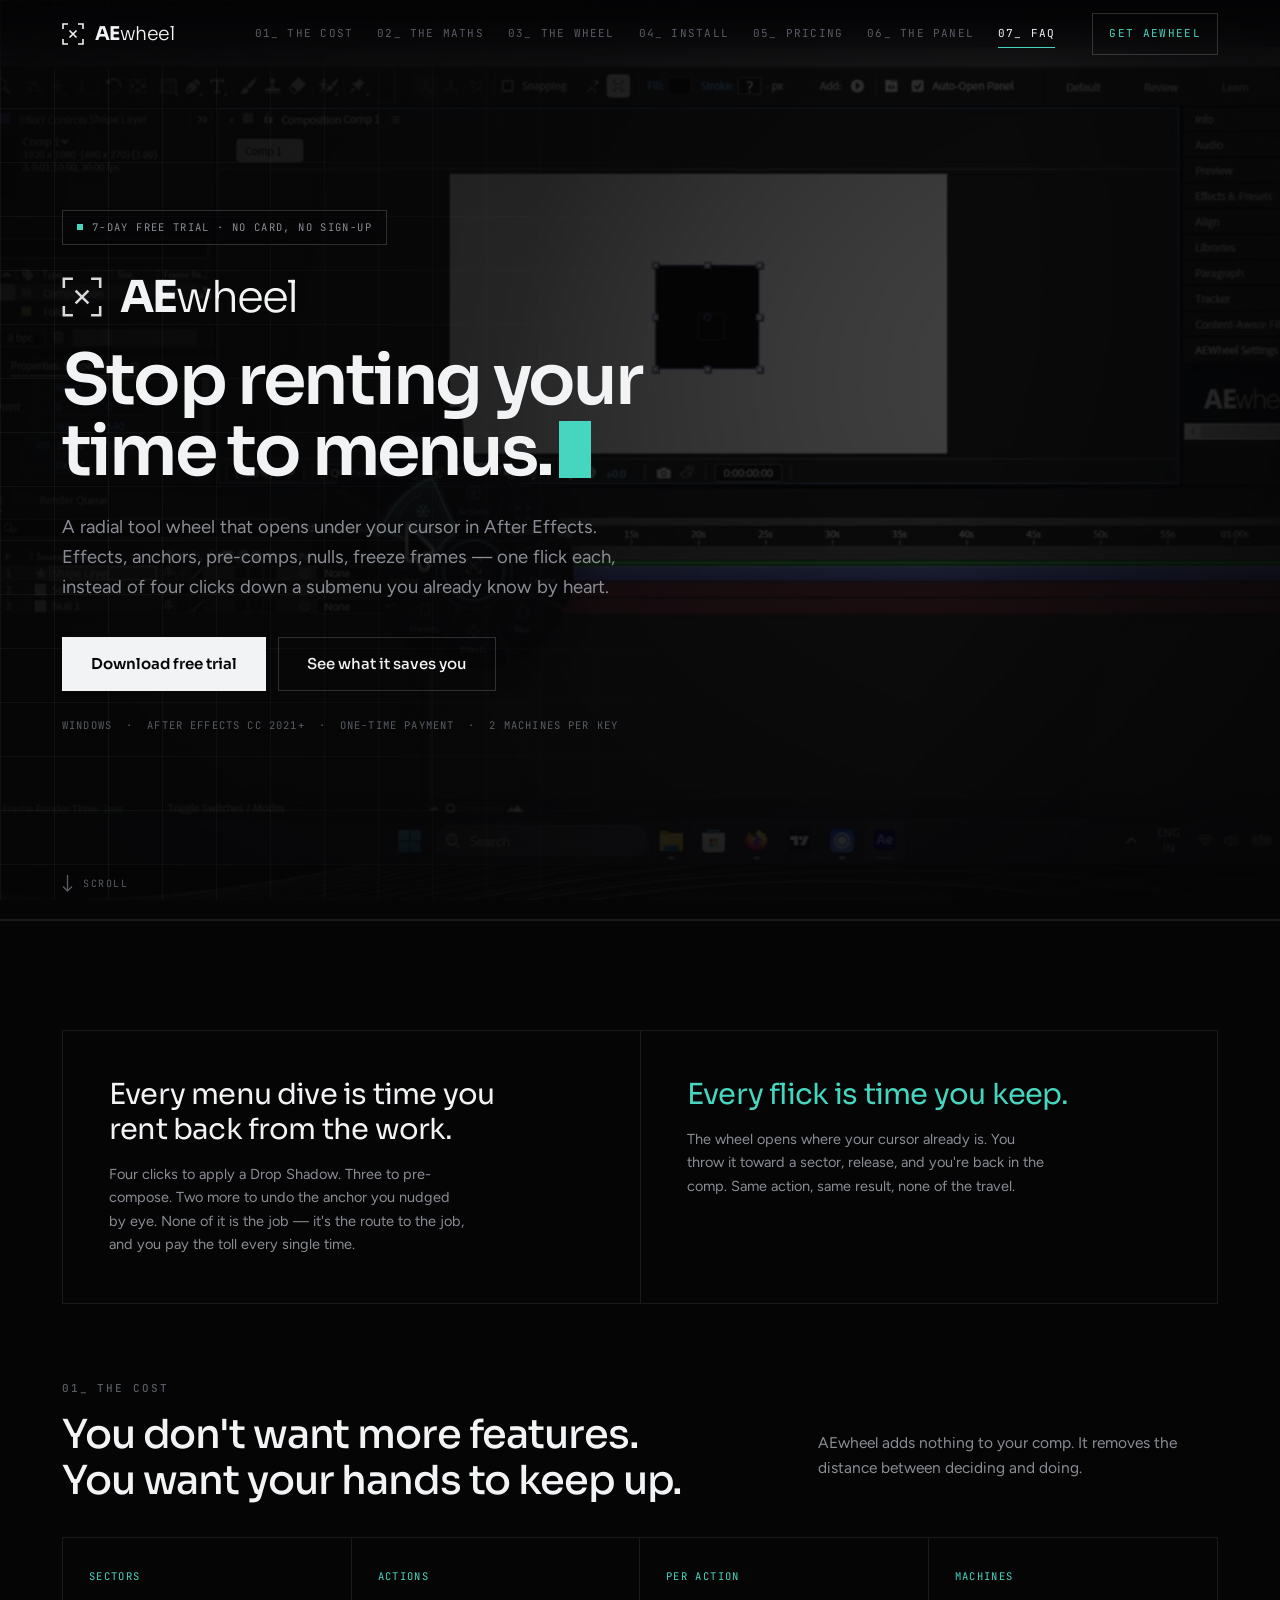
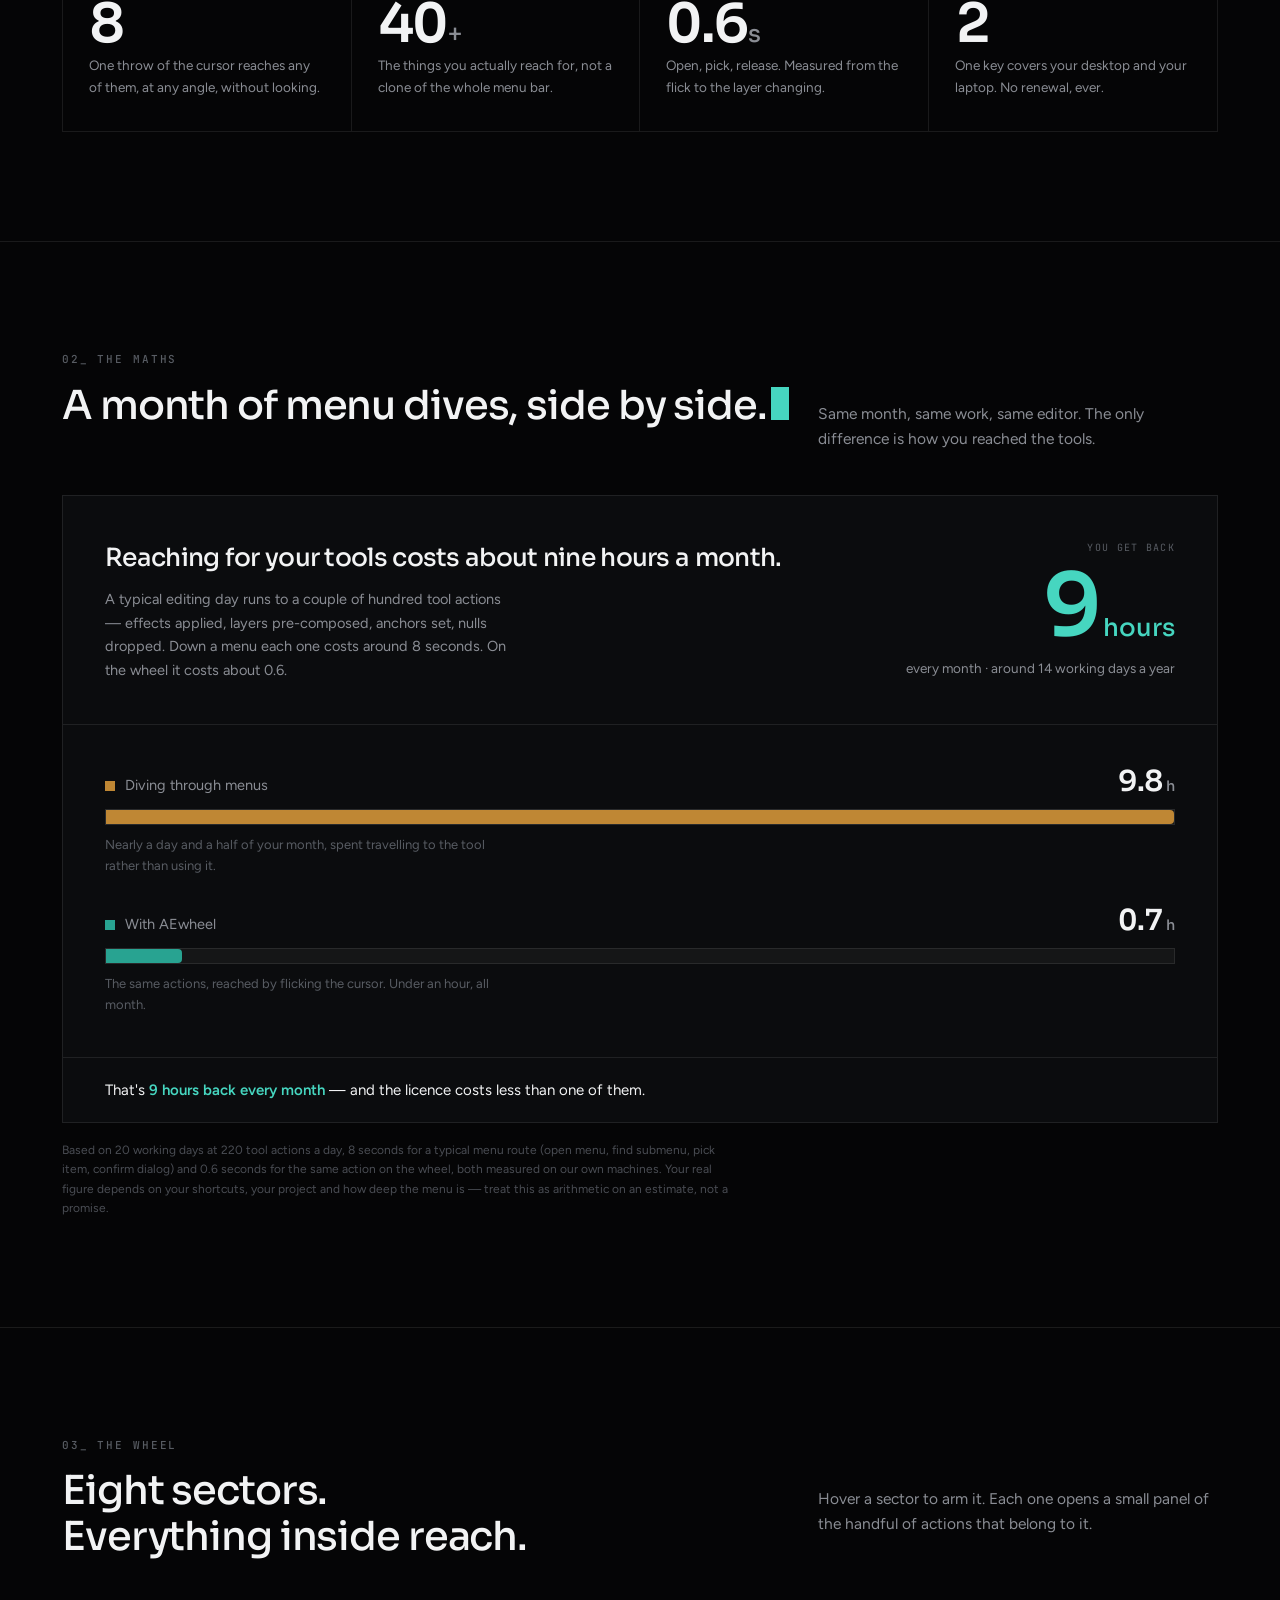
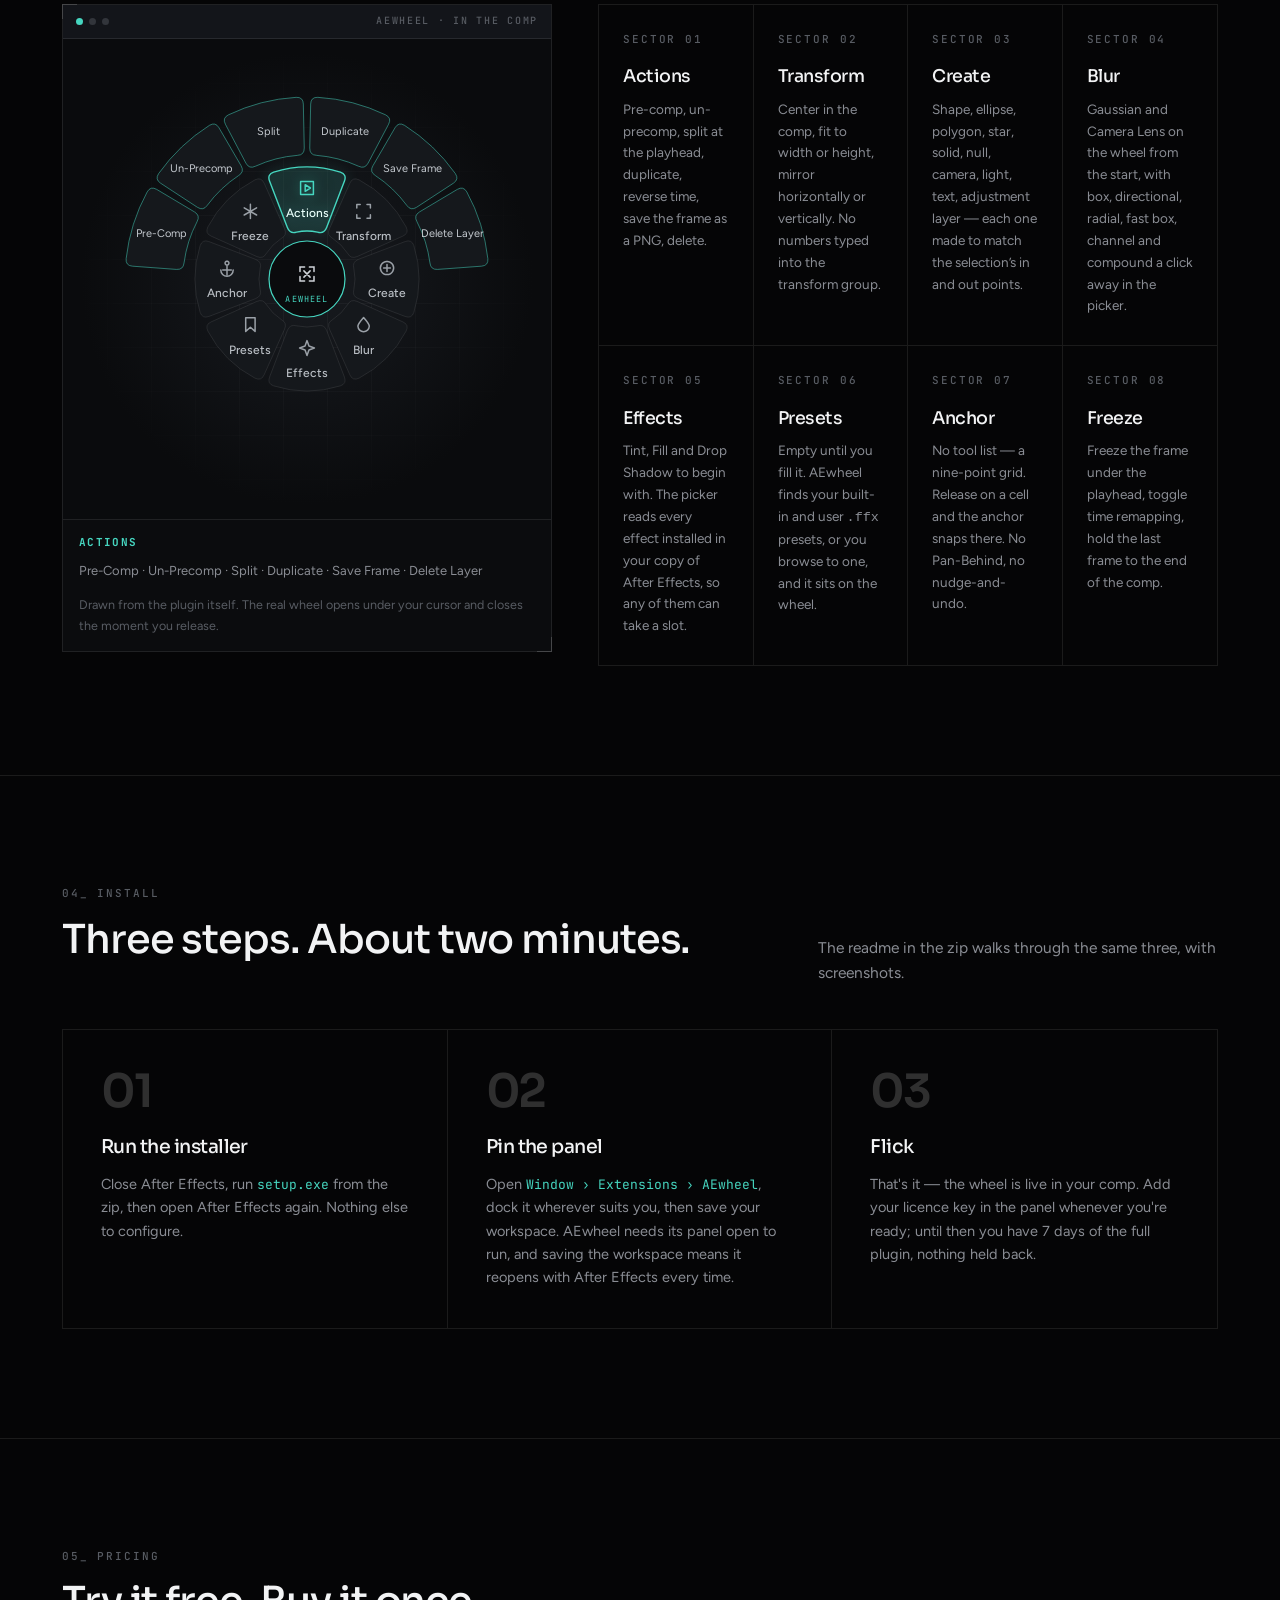
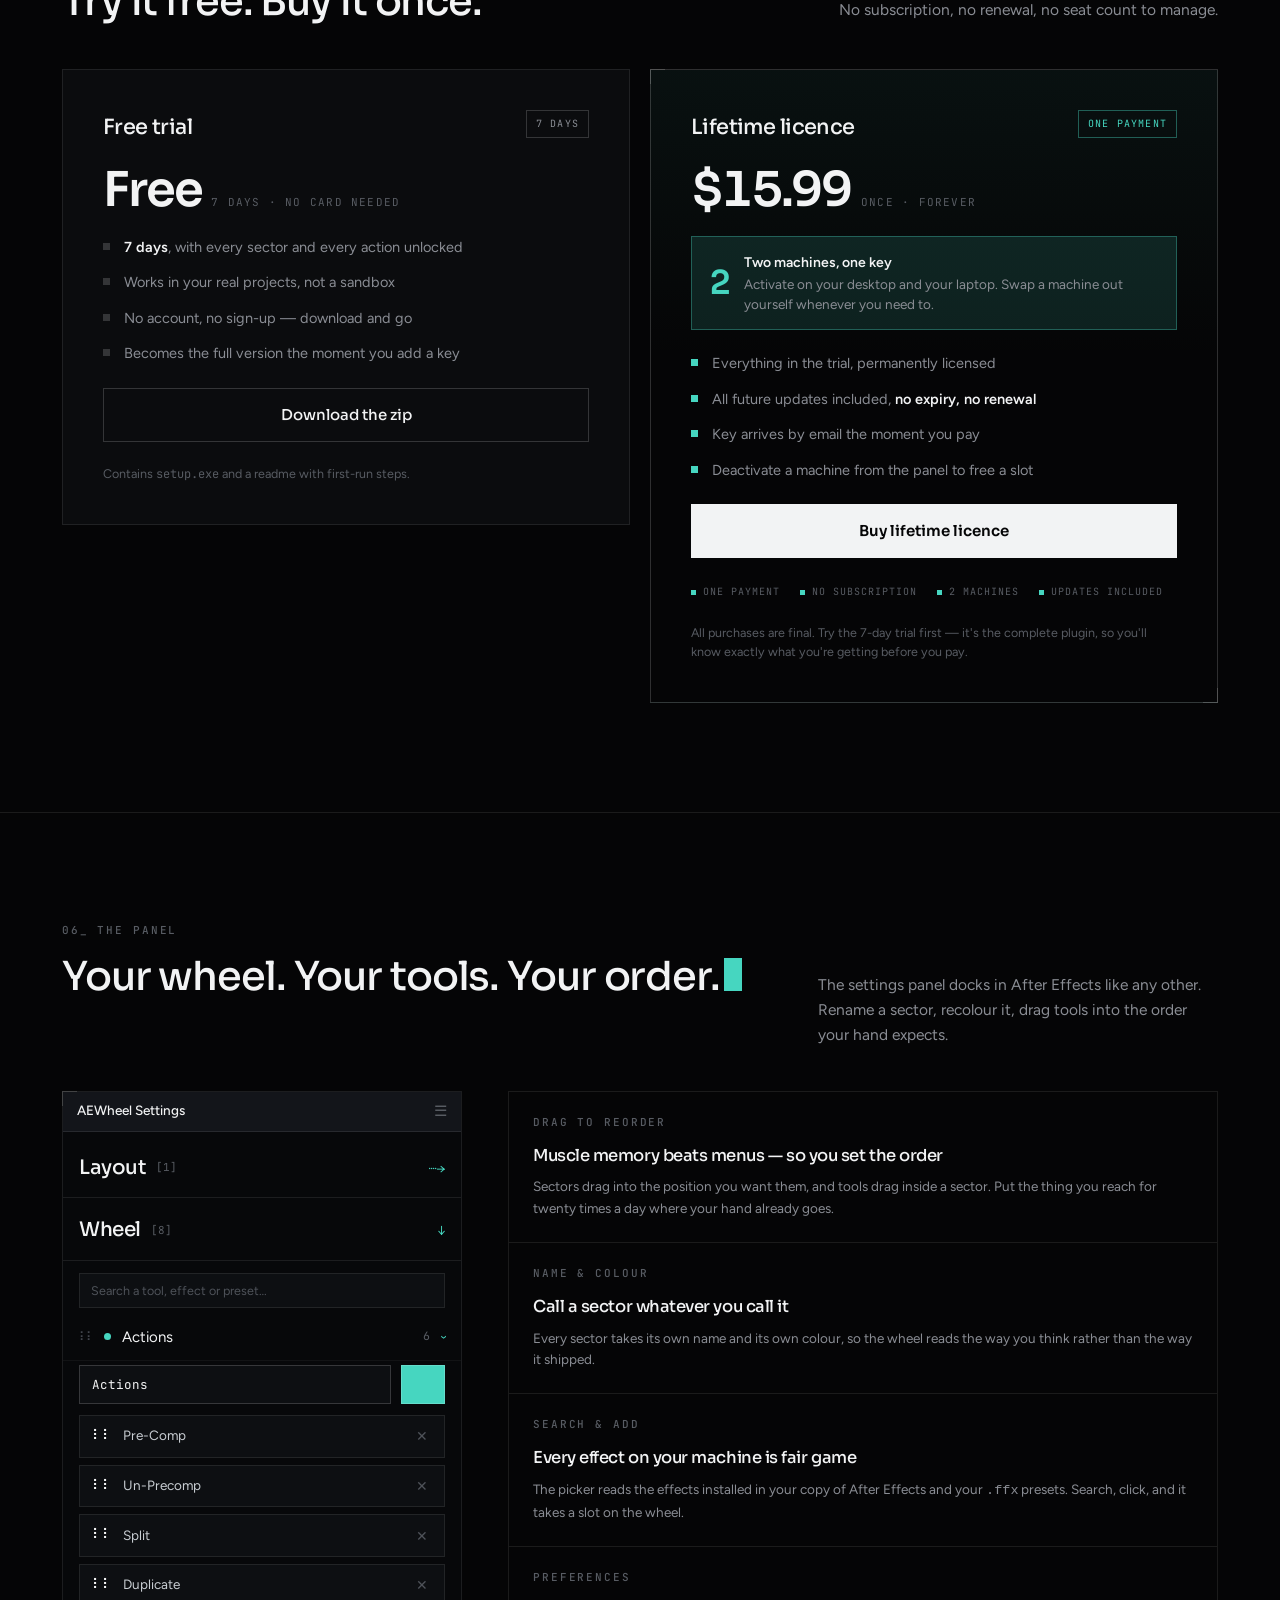
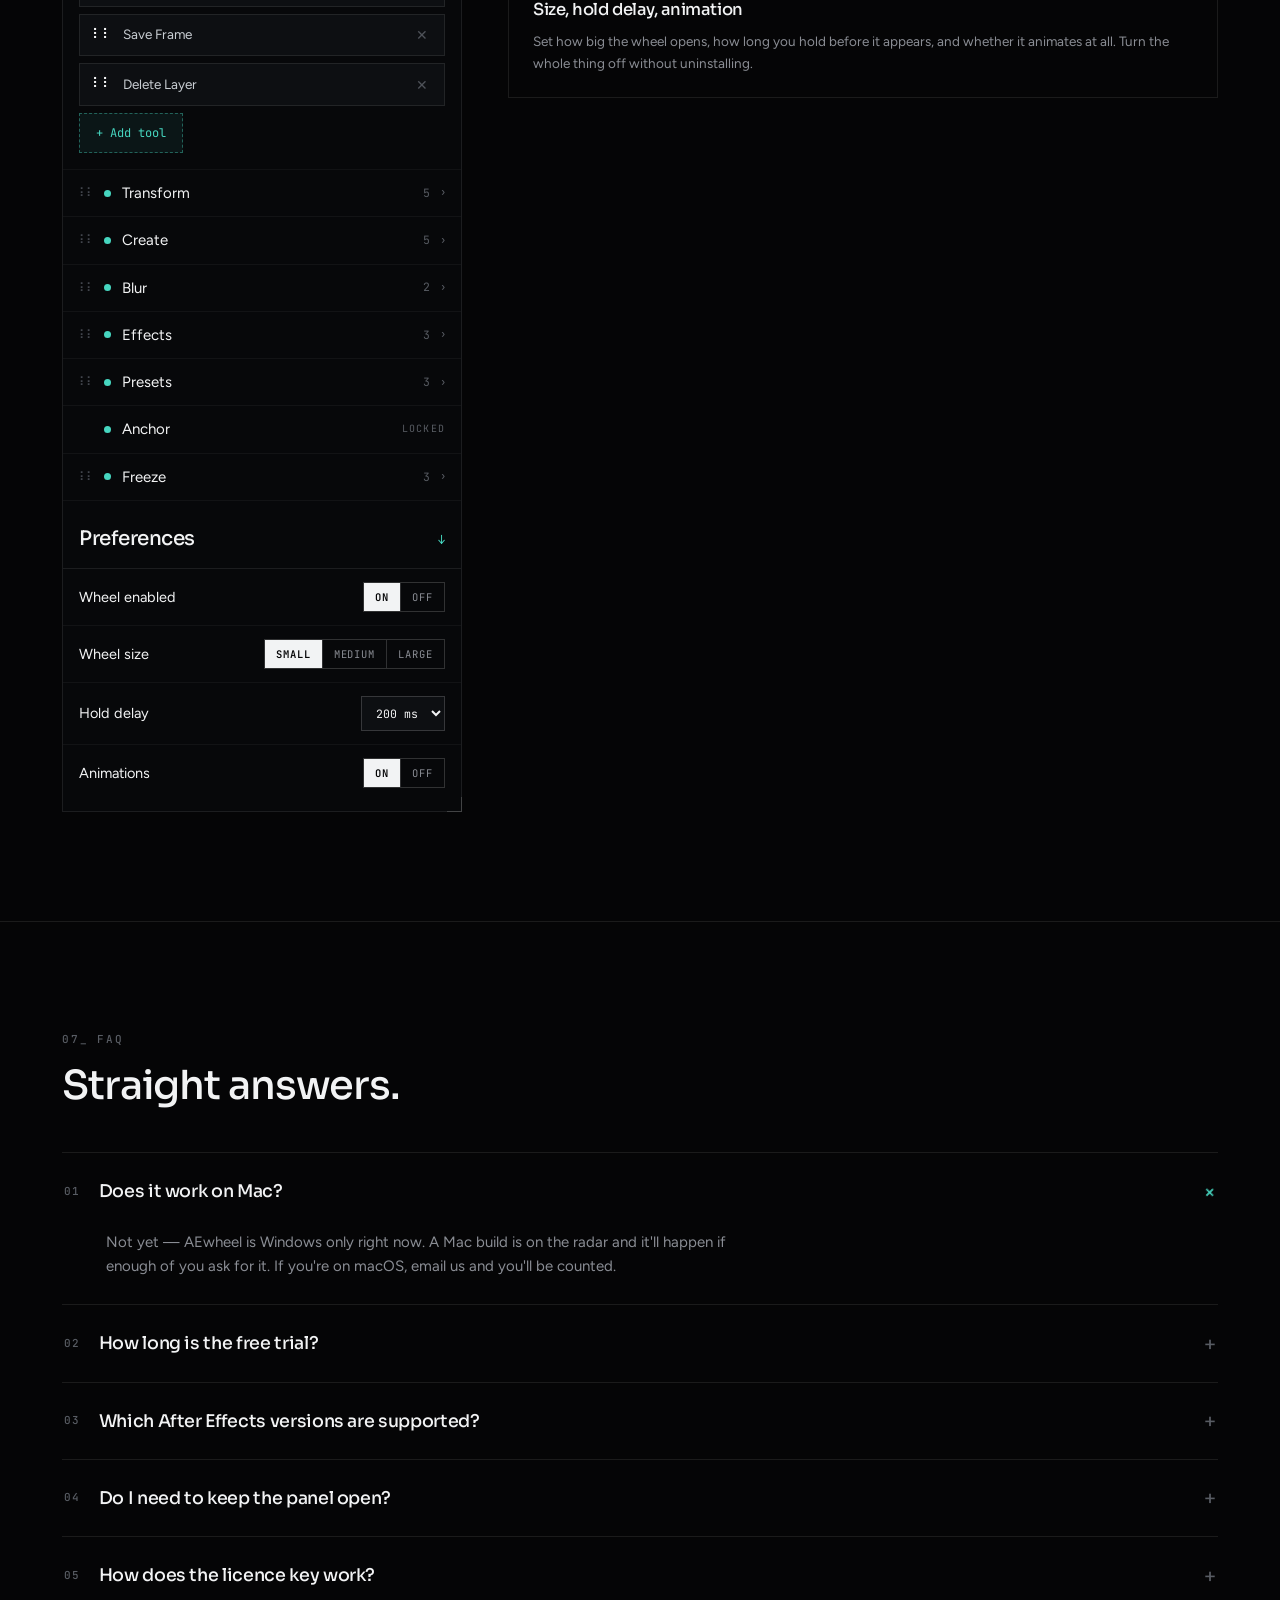
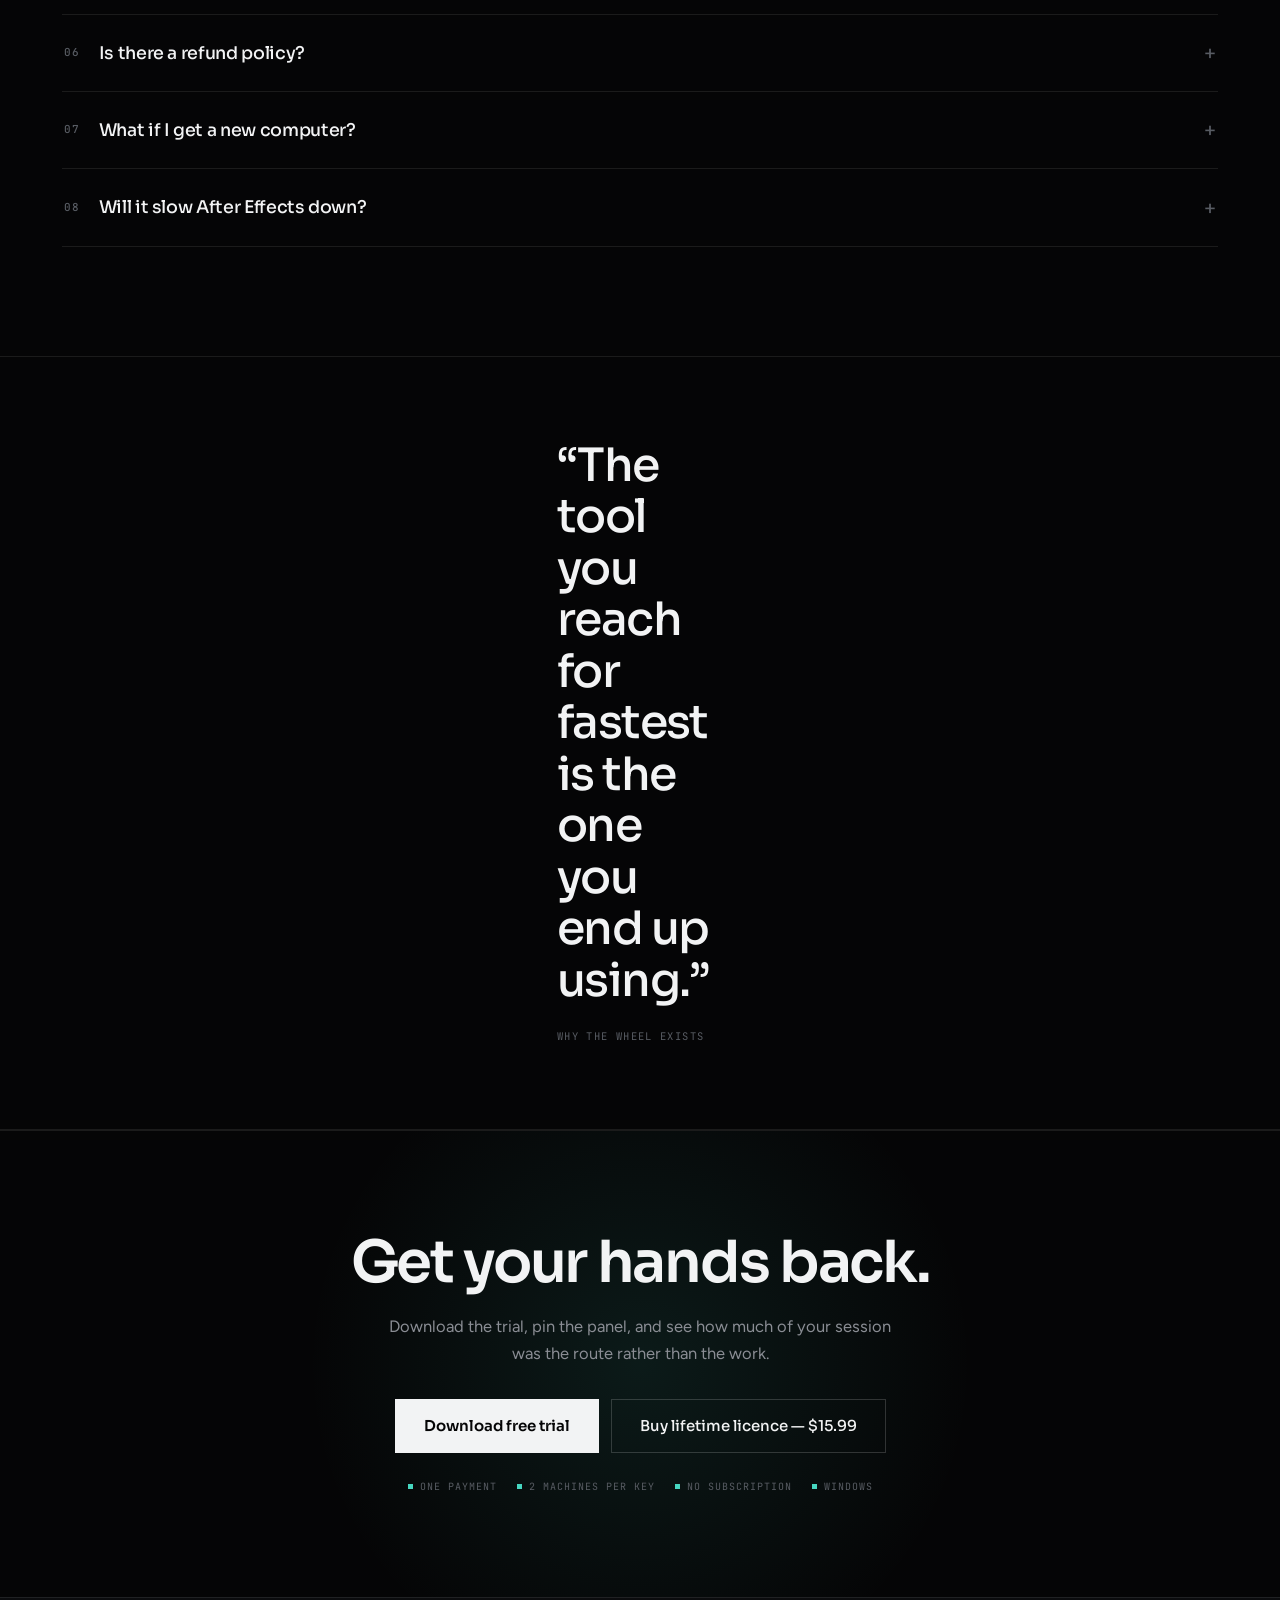
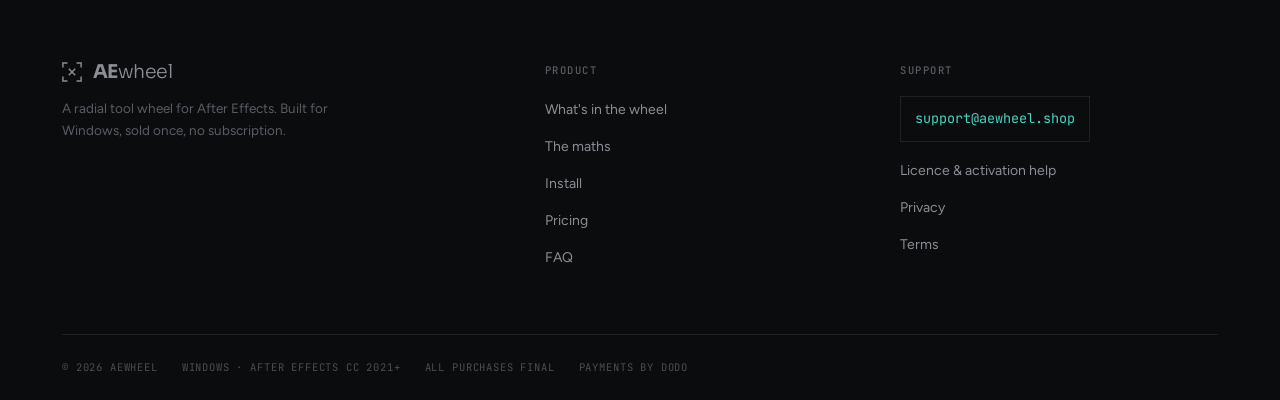
<file: index.html>
<!doctype html>
<html lang="en">
<meta charset="utf-8">
<meta name="viewport" content="width=device-width,initial-scale=1">
<title>AEwheel — a radial tool wheel for After Effects</title>
<meta name="description" content="AEwheel opens a radial tool wheel under your cursor in After Effects. Effects, anchors, pre-comps and freeze frames in one flick. Free 7-day trial, then $15.99 once — Windows, two machines per key.">
<link rel="icon" href="favicon.ico" sizes="any">
<link rel="apple-touch-icon" href="apple-touch-icon.png">
<link rel="preconnect" href="https://fonts.googleapis.com">
<link rel="preconnect" href="https://fonts.gstatic.com" crossorigin>
<link rel="stylesheet" href="https://fonts.googleapis.com/css2?family=Sora:wght@300;400;500;600;700&family=Figtree:wght@400;500;600&family=JetBrains+Mono:wght@400;500&display=swap">
<style>
/* Layout: full-bleed video hero, then hairline-divided bands down one column,
   with a numbered sticky nav that tracks the section. Bracket corners are the
   recurring motif, lifted from the plugin panel. Motion: hero plays in on load,
   bands rise in on scroll, numbers count, chart lines draw. */
:root{
  --ink:#050506;
  --panel:#0b0c0e;
  --panel-2:#13151a;
  --line:rgba(255,255,255,.085);
  --line-2:rgba(255,255,255,.17);
  --fg:#f2f3f4;
  --dim:#8a8d94;
  --faint:#585c63;
  --accent:#46d6c0;          /* UI accent — the panel's teal */
  --accent-soft:rgba(70,214,192,.13);
  --c-wheel:#28a391;         /* chart: AEwheel     (validated pair) */
  --c-dive:#bf8734;          /* chart: menu diving (validated pair) */
  --display:'Sora',-apple-system,'Segoe UI',Helvetica,sans-serif;
  --body:'Figtree',-apple-system,'Segoe UI',Helvetica,sans-serif;
  --mono:'JetBrains Mono',ui-monospace,'SF Mono',Consolas,monospace;
  --ease:cubic-bezier(.22,.9,.24,1);
  color-scheme:dark;
}
*{box-sizing:border-box}
.sr-only{position:absolute;width:1px;height:1px;padding:0;margin:-1px;overflow:hidden;clip:rect(0 0 0 0);white-space:nowrap;border:0}
html{scroll-behavior:smooth;scroll-padding-top:88px}
body{
  margin:0;background:var(--ink);color:var(--fg);
  font-family:var(--body);font-size:16px;line-height:1.62;
  -webkit-font-smoothing:antialiased;
}
img,video{max-width:100%}
a{color:inherit}
h1,h2,h3,h4{margin:0;font-family:var(--display);font-weight:600;text-wrap:balance;letter-spacing:-.028em}
p{margin:0}

/* ---------------- motion ---------------- */
@keyframes rise{from{opacity:0;transform:translateY(20px)}to{opacity:1;transform:none}}
@keyframes fade{from{opacity:0}to{opacity:1}}
@keyframes segIn{from{opacity:0;transform:var(--pos) scale(.4)}to{opacity:1;transform:var(--pos) scale(1)}}
@keyframes chipIn{from{opacity:0;transform:translateY(5px)}to{opacity:1;transform:none}}
@keyframes nudge{0%,100%{transform:translateY(0);opacity:.45}50%{transform:translateY(6px);opacity:1}}
.anim{animation:rise .85s var(--ease) both}
.d1{animation-delay:.1s}.d2{animation-delay:.2s}.d3{animation-delay:.3s}
.d4{animation-delay:.4s}.d5{animation-delay:.5s}.d6{animation-delay:.6s}.d7{animation-delay:.72s}

[data-anim="on"] .rv{opacity:0;transform:translateY(28px);transition:opacity .9s var(--ease),transform .9s var(--ease)}
[data-anim="on"] .rv.in{opacity:1;transform:none}
[data-anim="on"] .rvs>*{opacity:0;transform:translateY(24px);transition:opacity .75s var(--ease),transform .75s var(--ease)}
[data-anim="on"] .rvs.in>*{opacity:1;transform:none}
[data-anim="on"] .rvs.in>*:nth-child(2){transition-delay:.07s}
[data-anim="on"] .rvs.in>*:nth-child(3){transition-delay:.14s}
[data-anim="on"] .rvs.in>*:nth-child(4){transition-delay:.21s}
[data-anim="on"] .rvs.in>*:nth-child(5){transition-delay:.28s}
[data-anim="on"] .rvs.in>*:nth-child(6){transition-delay:.35s}
[data-anim="on"] .rvs.in>*:nth-child(7){transition-delay:.42s}
[data-anim="on"] .rvs.in>*:nth-child(8){transition-delay:.49s}

/* ---------------- primitives ---------------- */
.wrap{max-width:1200px;margin:0 auto;padding-inline:22px}
.eyebrow{
  font-family:var(--mono);font-size:11px;font-weight:500;
  letter-spacing:.17em;text-transform:uppercase;color:var(--faint);
}
.band{border-top:1px solid var(--line)}
.band-in{padding-block:clamp(64px,8.5vw,124px)}
.brk{position:relative}
.brk::before,.brk::after{
  content:"";position:absolute;width:14px;height:14px;pointer-events:none;
  border:1.5px solid var(--line-2);
}
.brk::before{top:-1px;left:-1px;border-right:0;border-bottom:0}
.brk::after{bottom:-1px;right:-1px;border-left:0;border-top:0}
.btn{
  display:inline-flex;align-items:center;justify-content:center;gap:10px;
  min-height:54px;padding:0 28px;border:1px solid var(--line-2);
  background:transparent;color:var(--fg);
  font-family:var(--display);font-size:15px;font-weight:500;
  text-decoration:none;cursor:pointer;
  transition:background .24s var(--ease),border-color .24s var(--ease),color .24s var(--ease),transform .24s var(--ease);
}
.btn:hover{border-color:var(--accent);color:var(--accent);transform:translateY(-2px)}
.btn-fill{background:var(--fg);border-color:var(--fg);color:var(--ink);font-weight:600}
.btn-fill:hover{background:var(--accent);border-color:var(--accent);color:#042019}
:where(a,button,summary,input):focus-visible{outline:2px solid var(--accent);outline-offset:3px}
.sec-head{display:flex;flex-wrap:wrap;align-items:baseline;gap:14px 28px;margin-bottom:44px}
.sec-head .eyebrow{flex-basis:100%}
.sec-head h2{font-size:clamp(26px,3.6vw,40px);font-weight:500;flex:1 1 340px;min-width:0;line-height:1.14}
.sec-head .lede{color:var(--dim);font-size:15.5px;max-width:40ch;margin-left:auto}

/* ---------------- nav ---------------- */
.nav{
  position:sticky;top:env(safe-area-inset-top,0px);z-index:60;
  background:rgba(5,5,6,.55);backdrop-filter:blur(18px);
  border-bottom:1px solid transparent;
  transition:background .34s var(--ease),border-color .34s var(--ease);
}
.nav.stuck{background:rgba(5,5,6,.94);border-bottom-color:var(--line)}
.nav-in{display:flex;align-items:center;gap:26px;height:68px}
.mark{display:flex;align-items:center;gap:11px;text-decoration:none;flex-shrink:0}
.mark svg{transition:transform .55s var(--ease)}
.mark:hover svg{transform:rotate(45deg)}
.mark-txt{font-family:var(--display);font-size:19px;letter-spacing:-.03em;line-height:1}
.mark-txt b{font-weight:700}.mark-txt span{font-weight:300}
.nav-links{display:flex;gap:2px;margin-left:auto;list-style:none;padding:0;margin-block:0}
.nav-links a{
  position:relative;display:block;padding:8px 11px;
  font-family:var(--mono);font-size:11px;letter-spacing:.11em;text-transform:uppercase;
  color:var(--faint);text-decoration:none;transition:color .26s var(--ease);
}
.nav-links a::after{
  content:"";position:absolute;left:11px;right:11px;bottom:3px;height:1px;background:var(--accent);
  transform:scaleX(0);transform-origin:left;transition:transform .34s var(--ease);
}
.nav-links a:hover,.nav-links a.on{color:var(--fg)}
.nav-links a.on::after{transform:scaleX(1)}
.nav-cta{
  font-family:var(--mono);font-size:11px;letter-spacing:.12em;text-transform:uppercase;
  color:var(--accent);text-decoration:none;border:1px solid var(--line-2);
  padding:11px 16px;flex-shrink:0;transition:border-color .24s,background .24s;
}
.nav-cta:hover{border-color:var(--accent);background:var(--accent-soft)}
@media(max-width:1000px){.nav-links{display:none}.nav-cta{margin-left:auto}}

/* fixed numbered rail — only where the margin genuinely fits beside the 1200px column */
.rail{display:none}
@media(min-width:1460px){
  .nav-links{display:none}
  .rail{
    display:block;position:fixed;left:30px;top:50%;transform:translateY(-50%);z-index:55;
    list-style:none;margin:0;padding:0;
  }
  .rail a{
    display:flex;align-items:center;gap:9px;padding:7px 0;text-decoration:none;
    font-family:var(--mono);font-size:10.5px;letter-spacing:.12em;text-transform:uppercase;
    color:var(--faint);transition:color .26s var(--ease);
  }
  .rail a i{
    width:6px;height:6px;flex-shrink:0;background:transparent;
    border:1px solid var(--line-2);transition:background .26s var(--ease),border-color .26s var(--ease);
  }
  .rail a:hover{color:var(--dim)}
  .rail a.on{color:var(--fg)}
  .rail a.on i{background:var(--accent);border-color:var(--accent)}
}

/* typed-headline cursor, lifted from the reference site */
.cursor::after{
  content:"";display:inline-block;width:.46em;height:.82em;margin-left:.1em;
  background:var(--accent);vertical-align:-.04em;animation:blink 1.15s steps(1) infinite;
}
@keyframes blink{0%,49%{opacity:1}50%,100%{opacity:0}}

/* ---------------- background film ---------------- */
.bg-layer{
  position:fixed;inset:0;z-index:0;pointer-events:none;
  will-change:transform;contain:strict;
}
.bg-layer video{
  width:100%;height:100%;object-fit:cover;display:block;
  animation:fade 1.6s var(--ease) both;
}
.bg-veil{
  position:absolute;inset:0;
  background:
    linear-gradient(100deg,rgba(5,5,6,.95) 0%,rgba(5,5,6,.87) 40%,rgba(5,5,6,.68) 72%,rgba(5,5,6,.84) 100%),
    radial-gradient(130% 85% at 8% 36%,transparent 26%,rgba(5,5,6,.78) 100%);
}
/* past the hero the film has to sit back so body copy stays readable */
.bg-dim{position:absolute;inset:0;background:var(--ink);opacity:0}
.bg-grain{
  position:absolute;inset:0;opacity:.55;
  background-image:linear-gradient(var(--line) 1px,transparent 1px),linear-gradient(90deg,var(--line) 1px,transparent 1px);
  background-size:54px 54px;
  mask:linear-gradient(90deg,#000 0%,transparent 55%);
  -webkit-mask:linear-gradient(90deg,#000 0%,transparent 55%);
}
/* everything readable sits above the film */
.nav,main,.foot{position:relative;z-index:1}
/* once the film is gone these bands need their own ground */
.band-solid{background:var(--ink)}

/* ---------------- hero ---------------- */
.hero{position:relative;overflow:hidden;border-bottom:1px solid var(--line)}
.hero-in{position:relative;z-index:3;padding-block:clamp(72px,11vw,146px)}
.hero-col{max-width:660px}
.pill{
  display:inline-flex;align-items:center;gap:9px;margin-bottom:30px;
  border:1px solid var(--line-2);padding:8px 14px;
  font-family:var(--mono);font-size:10.5px;letter-spacing:.13em;text-transform:uppercase;color:var(--dim);
  background:rgba(5,5,6,.5);
}
.pill i{width:6px;height:6px;background:var(--accent);flex-shrink:0}
.lockup{display:flex;align-items:center;gap:18px;margin-bottom:26px}
.lockup-txt{font-family:var(--display);font-size:clamp(30px,4.6vw,44px);line-height:1;letter-spacing:-.04em}
.lockup-txt b{font-weight:700}.lockup-txt span{font-weight:300}
.hero h1{
  font-size:clamp(36px,6.4vw,70px);line-height:1.02;font-weight:600;
  letter-spacing:-.04em;margin-bottom:24px;
}
.hero h1 em{font-style:normal;color:var(--accent)}
.hero-sub{color:var(--dim);font-size:clamp(16px,1.5vw,18.5px);max-width:50ch;margin-bottom:36px}
.cta-row{display:flex;flex-wrap:wrap;gap:12px;margin-bottom:26px}
.hero-meta{
  font-family:var(--mono);font-size:10.5px;letter-spacing:.11em;text-transform:uppercase;
  color:var(--faint);display:flex;flex-wrap:wrap;gap:7px 14px;
}
.scroll-cue{
  position:relative;z-index:3;display:flex;align-items:center;gap:10px;
  padding-bottom:26px;
  font-family:var(--mono);font-size:10px;letter-spacing:.16em;text-transform:uppercase;color:var(--faint);
}
.scroll-cue svg{animation:nudge 2.4s ease-in-out infinite}

/* ---------------- statement ---------------- */
.stmt{display:grid;grid-template-columns:1fr 1fr;gap:0;border:1px solid var(--line)}
@media(max-width:800px){.stmt{grid-template-columns:1fr}}
.stmt>div{padding:clamp(28px,3.6vw,46px)}
.stmt>div+div{border-left:1px solid var(--line)}
@media(max-width:800px){.stmt>div+div{border-left:0;border-top:1px solid var(--line)}}
.stmt h3{font-size:clamp(21px,2.5vw,29px);font-weight:400;line-height:1.2;margin-bottom:16px}
.stmt .hi{color:var(--accent)}
.stmt p{color:var(--dim);font-size:14.5px;max-width:40ch}

/* ---------------- stat row ---------------- */
.stats{display:grid;grid-template-columns:repeat(4,minmax(0,1fr));border:1px solid var(--line)}
@media(max-width:900px){.stats{grid-template-columns:1fr 1fr}}
@media(max-width:480px){.stats{grid-template-columns:1fr}}
.stat{padding:30px 26px 32px;border-right:1px solid var(--line)}
.stat:last-child{border-right:0}
@media(max-width:900px){
  .stat{border-bottom:1px solid var(--line)}
  .stat:nth-child(2n){border-right:0}
  .stat:nth-last-child(-n+2){border-bottom:0}
}
@media(max-width:480px){
  .stat{border-right:0}
  .stat:nth-last-child(-n+2){border-bottom:1px solid var(--line)}
  .stat:last-child{border-bottom:0}
}
.stat b{
  display:block;font-family:var(--display);font-size:clamp(38px,4.6vw,54px);font-weight:600;
  letter-spacing:-.045em;line-height:1;font-variant-numeric:tabular-nums;margin-bottom:4px;
}
.stat b small{font-size:.44em;font-weight:500;letter-spacing:-.01em;color:var(--dim)}
.stat .k{font-family:var(--mono);font-size:10.5px;letter-spacing:.13em;text-transform:uppercase;color:var(--accent);margin-bottom:12px;display:block}
.stat p{color:var(--dim);font-size:13.5px}

/* ---------------- the maths: two bars, one headline ---------------- */
.calc{border:1px solid var(--line);background:var(--panel)}
.calc-head{
  display:grid;grid-template-columns:minmax(0,1fr) minmax(0,auto);gap:clamp(20px,3vw,48px);
  padding:clamp(26px,3.4vw,42px);border-bottom:1px solid var(--line);align-items:center;
}
@media(max-width:820px){.calc-head{grid-template-columns:1fr;gap:26px}}
.calc-head h3{font-size:clamp(19px,2.2vw,25px);font-weight:500;margin-bottom:10px}
.calc-head p{color:var(--dim);font-size:14.5px;max-width:46ch}
.hero-num{text-align:right;flex-shrink:0}
@media(max-width:820px){.hero-num{text-align:left}}
.hero-num .k{
  font-family:var(--mono);font-size:10px;letter-spacing:.13em;text-transform:uppercase;
  color:var(--faint);display:block;margin-bottom:10px;
}
.hero-num b{
  display:block;font-family:var(--display);font-size:clamp(54px,7.6vw,88px);font-weight:600;
  letter-spacing:-.05em;line-height:.9;color:var(--accent);font-variant-numeric:tabular-nums;
}
.hero-num b small{font-size:.28em;font-weight:500;letter-spacing:0}
.hero-num .sub{font-size:13.5px;color:var(--dim);margin-top:12px}

.bars{padding:clamp(26px,3.4vw,42px)}
.bar-row+.bar-row{margin-top:clamp(22px,2.6vw,30px)}
.bar-top{display:flex;align-items:baseline;justify-content:space-between;gap:16px;margin-bottom:11px}
.bar-name{display:flex;align-items:center;gap:10px;font-size:14.5px;color:var(--dim);min-width:0}
.bar-name i{width:10px;height:10px;flex-shrink:0;display:block}
.bar-val{
  font-family:var(--display);font-size:clamp(21px,2.6vw,29px);font-weight:600;
  letter-spacing:-.04em;line-height:1;font-variant-numeric:tabular-nums;white-space:nowrap;
}
.bar-val small{font-size:.5em;font-weight:500;color:var(--dim);letter-spacing:0}
.track{height:16px;background:rgba(255,255,255,.04);border:1px solid var(--line)}
.fill{height:100%;width:0;border-radius:0 4px 4px 0;transition:width 1.15s var(--ease)}
.bar-note{margin-top:9px;font-size:13px;color:var(--faint);max-width:52ch}
.calc-foot{
  border-top:1px solid var(--line);padding:20px clamp(26px,3.4vw,42px);
  display:flex;flex-wrap:wrap;gap:8px 26px;align-items:baseline;
}
.calc-foot .big{font-size:15px;color:var(--fg)}
.calc-foot .big b{color:var(--accent);font-weight:600}
.foot-src{
  font-size:12px;color:#4a4d54;line-height:1.6;margin-top:18px;max-width:84ch;
}

/* ---------------- wheel panel ---------------- */
.panel-demo{background:var(--panel);border:1px solid var(--line)}
.pd-bar{
  display:flex;align-items:center;justify-content:space-between;gap:12px;height:34px;
  padding:0 13px;background:var(--panel-2);border-bottom:1px solid var(--line);
}
.dots{display:flex;gap:6px}
.dots i{width:7px;height:7px;border-radius:50%;background:#32353b;display:block}
.dots i:first-child{background:var(--accent)}
.pd-bar .eyebrow{font-size:10px}
.stage{
  position:relative;display:grid;place-items:center;overflow:hidden;padding:10px;
  background:radial-gradient(circle at 50% 50%,#181b20 0%,#0a0b0d 66%);
}
.stage::before{
  content:"";position:absolute;inset:0;opacity:.5;
  background-image:linear-gradient(var(--line) 1px,transparent 1px),linear-gradient(90deg,var(--line) 1px,transparent 1px);
  background-size:44px 44px;
  mask:radial-gradient(circle at 50% 50%,#000 0%,transparent 72%);
  -webkit-mask:radial-gradient(circle at 50% 50%,#000 0%,transparent 72%);
}
#wheelSvg{position:relative;display:block;width:100%;height:auto;max-width:460px;overflow:visible}

/* a sector: rounded annular wedge, icon over label, like the panel */
.sx{cursor:pointer}
.sx .pl{
  fill:#15181c;stroke:rgba(255,255,255,.085);stroke-width:1;
  transition:fill .18s var(--ease),stroke .18s var(--ease);
}
.sx .ic{fill:none;stroke:#9aa0a7;stroke-width:1.5;stroke-linecap:round;stroke-linejoin:round;transition:stroke .18s var(--ease)}
.sx .lb{
  fill:#b9bec4;font-family:var(--body);font-size:12px;font-weight:500;
  text-anchor:middle;transition:fill .18s var(--ease);
}
.sx:hover .pl{fill:#1b1f24;stroke:var(--line-2)}
.sx:hover .ic{stroke:#dfe3e7}
.sx:hover .lb{fill:#e6e9ec}
.sx.on .pl{fill:rgba(70,214,192,.1);stroke:var(--accent);stroke-width:1.4}
.sx.on .ic{stroke:var(--accent)}
.sx.on .lb{fill:#eafffb}
.sx.on{filter:drop-shadow(0 0 7px rgba(70,214,192,.45))}

/* outer ring: the armed sector's tools */
.tx .pl{
  fill:#15181c;stroke:rgba(70,214,192,.5);stroke-width:1;
  transition:fill .16s var(--ease),stroke .16s var(--ease);
}
.tx .lb{fill:#c4c9cf;font-family:var(--body);font-size:11px;text-anchor:middle;transition:fill .16s var(--ease)}
.tx:hover .pl,.tx.hot .pl{fill:rgba(70,214,192,.16);stroke:var(--accent);stroke-width:1.5}
.tx:hover .lb,.tx.hot .lb{fill:#eafffb}
.tx:hover,.tx.hot{filter:drop-shadow(0 0 7px rgba(70,214,192,.5))}
.tx{cursor:default;animation:segPop .26s var(--ease) both}
/* the anchor sector is a 3x3 grid, not a tool list */
.ag rect{fill:#15181c;stroke:rgba(70,214,192,.45);stroke-width:1;transition:fill .16s var(--ease)}
.ag rect:hover,.ag rect.hot{fill:rgba(70,214,192,.3);stroke:var(--accent)}

.hub-c{fill:#0a0b0d;stroke:var(--accent);stroke-width:1.2}
.hub-x{fill:none;stroke:#cfd4d9;stroke-width:1.5;stroke-linecap:round}
.hub-t{fill:var(--accent);font-family:var(--mono);font-size:8.5px;letter-spacing:.14em;text-anchor:middle}

/* staged entrance, matching the panel's quick pop */
#wheelSvg .sx,#wheelSvg .tx{transform-box:view-box;transform-origin:230px 230px}
.wheel-anim .sx{animation:segPop .34s var(--ease) both}
@keyframes segPop{from{opacity:0;transform:scale(.46)}to{opacity:1;transform:scale(1)}}

.readout{
  display:flex;flex-wrap:wrap;gap:9px 14px;align-items:baseline;
  padding:14px 16px;border-top:1px solid var(--line);min-height:62px;
}
.readout b{font-family:var(--mono);font-size:11px;letter-spacing:.12em;text-transform:uppercase;color:var(--accent)}
.readout span{font-size:13px;color:var(--dim)}
.pd-cap{padding:0 16px 15px;font-size:12.5px;color:var(--faint)}

/* demo beside its explainer column */
.demo-grid{display:grid;gap:clamp(24px,3.6vw,52px);align-items:start}
#wheelGrid{grid-template-columns:minmax(0,490px) minmax(0,1fr)}
#panelGrid{grid-template-columns:minmax(0,400px) minmax(0,1fr)}
/* on a phone the demo carries the section alone — the explainer column
   only makes an already long page longer */
@media(max-width:760px){
  #wheelGrid,#panelGrid{grid-template-columns:1fr}
  #wheelGrid .tools,#panelGrid .pn-notes{display:none}
}

/* ---------------- sector grid ---------------- */
.tools{display:grid;grid-template-columns:repeat(4,minmax(0,1fr));border:1px solid var(--line)}
@media(max-width:1000px){.tools{grid-template-columns:repeat(2,minmax(0,1fr))}}
@media(max-width:540px){.tools{grid-template-columns:1fr}}
.tool{padding:26px 24px 28px;border-right:1px solid var(--line);border-bottom:1px solid var(--line);transition:background .34s var(--ease)}
.tool:hover{background:rgba(255,255,255,.02)}
.tool .eyebrow{display:block;margin-bottom:14px}
.tool h3{font-size:17.5px;font-weight:500;margin-bottom:8px}
.tool p{color:var(--dim);font-size:13.5px}
.tools>:nth-child(4n){border-right:0}
.tools>:nth-last-child(-n+4){border-bottom:0}
@media(max-width:1000px){
  .tools>*{border-right:1px solid var(--line)}
  .tools>:nth-child(2n){border-right:0}
  .tools>:nth-last-child(-n+4){border-bottom:1px solid var(--line)}
  .tools>:nth-last-child(-n+2){border-bottom:0}
}
@media(max-width:540px){
  .tools>*{border-right:0;border-bottom:1px solid var(--line)}
  .tools>:last-child{border-bottom:0}
}

/* ---------------- steps ---------------- */
.steps{display:grid;grid-template-columns:repeat(3,minmax(0,1fr));gap:0;border:1px solid var(--line)}
@media(max-width:820px){.steps{grid-template-columns:1fr}}
.step{padding:clamp(26px,3.2vw,38px);border-right:1px solid var(--line)}
.step:last-child{border-right:0}
@media(max-width:820px){
  .step{border-right:0;border-bottom:1px solid var(--line)}
  .step:last-child{border-bottom:0}
}
.step .n{
  font-family:var(--display);font-size:46px;font-weight:600;letter-spacing:-.05em;
  color:var(--line-2);line-height:1;display:block;margin-bottom:18px;
}
.step h3{font-size:19px;font-weight:500;margin-bottom:10px}
.step p{color:var(--dim);font-size:14.5px}
.step code{font-family:var(--mono);font-size:13px;color:var(--accent)}

/* ---------------- pricing ---------------- */
.plans{display:grid;grid-template-columns:1fr 1fr;gap:20px;align-items:start}
@media(max-width:780px){.plans{grid-template-columns:1fr}}
.plan{
  background:var(--panel);border:1px solid var(--line);padding:clamp(28px,3.4vw,40px);
  display:flex;flex-direction:column;gap:22px;transition:border-color .42s var(--ease);
}
.plan:hover{border-color:var(--line-2)}
.plan.lead{border-color:var(--line-2);background:linear-gradient(180deg,rgba(70,214,192,.055),transparent 46%)}
.plan-top{display:flex;align-items:flex-start;justify-content:space-between;gap:16px}
.plan h3{font-size:21px;font-weight:500}
.tag{
  font-family:var(--mono);font-size:10px;letter-spacing:.12em;text-transform:uppercase;color:var(--accent);
  border:1px solid rgba(70,214,192,.4);padding:5px 9px;white-space:nowrap;
}
.price{display:flex;align-items:baseline;gap:10px;flex-wrap:wrap}
.price b{font-family:var(--display);font-size:clamp(36px,4.6vw,48px);font-weight:600;letter-spacing:-.045em;line-height:1;font-variant-numeric:tabular-nums}
.price span{font-family:var(--mono);font-size:11px;letter-spacing:.11em;text-transform:uppercase;color:var(--faint)}
.plan ul{list-style:none;padding:0;margin:0;display:grid;gap:12px}
.plan li{position:relative;padding-left:21px;font-size:14.5px;color:var(--dim)}
.plan li::before{content:"";position:absolute;left:0;top:7px;width:7px;height:7px;background:var(--line-2)}
.plan.lead li::before{background:var(--accent)}
.plan li b{color:var(--fg);font-weight:600}
.plan .btn{width:100%}
.fine{font-size:12.5px;color:var(--faint);line-height:1.58}
.fine code{font-family:var(--mono);font-size:12px}
/* the 2-device allowance, called out rather than buried in the list */
.devices{
  border:1px solid rgba(70,214,192,.34);background:var(--accent-soft);
  padding:15px 17px;display:flex;align-items:center;gap:14px;
}
.devices .n{
  font-family:var(--display);font-size:33px;font-weight:600;letter-spacing:-.045em;
  line-height:1;color:var(--accent);flex-shrink:0;font-variant-numeric:tabular-nums;
}
.devices .t{font-size:13.5px;color:var(--dim);line-height:1.5}
.devices .t b{display:block;color:var(--fg);font-weight:600;font-size:14px;margin-bottom:1px}
.trust{
  display:flex;flex-wrap:wrap;gap:7px 20px;margin-top:4px;
  font-family:var(--mono);font-size:10px;letter-spacing:.1em;text-transform:uppercase;color:var(--faint);
}
.trust span{display:flex;align-items:center;gap:7px}
.trust span::before{content:"";width:5px;height:5px;background:var(--accent);flex-shrink:0}

/* ---------------- settings panel mock ---------------- */
.settings{background:#07080a;border:1px solid var(--line);font-size:14px;position:relative}
.st-bar{
  display:flex;align-items:center;gap:11px;height:40px;padding:0 14px;
  background:var(--panel-2);border-bottom:1px solid var(--line);
}
.st-bar b{font-weight:500;font-size:13.5px;color:var(--fg)}
.st-bar i{margin-left:auto;color:var(--faint);font-style:normal;font-size:15px;line-height:1}
.st-body{padding:4px 0 10px}
.st-sec{
  display:flex;align-items:center;gap:10px;padding:16px 16px 13px;
  border-bottom:1px solid var(--line);
}
.st-sec h4{font-family:var(--display);font-size:20px;font-weight:500;letter-spacing:-.025em;margin:0;color:var(--fg)}
.st-sec .ct{font-family:var(--mono);font-size:11px;color:var(--faint)}
.st-sec .ar{margin-left:auto;color:var(--accent);font-size:13px;letter-spacing:-1px}
.st-search{
  width:calc(100% - 32px);margin:12px 16px 6px;background:#0d0f12;color:var(--fg);
  border:1px solid var(--line);padding:9px 11px;font-family:var(--body);font-size:12.5px;
}
.st-search::placeholder{color:#4e5259}
.st-search:focus{outline:none;border-color:var(--accent)}

.st-row{
  display:flex;align-items:center;gap:11px;padding:11px 16px;cursor:pointer;
  border-bottom:1px solid rgba(255,255,255,.045);transition:background .18s var(--ease);
}
.st-row:hover{background:rgba(255,255,255,.025)}
.st-row .gr{color:#42464d;font-size:12px;letter-spacing:-2px;line-height:1;flex-shrink:0;cursor:grab}
.st-row .dot{width:7px;height:7px;border-radius:50%;background:var(--accent);flex-shrink:0}
.st-row .nm{font-size:15px;color:var(--fg);flex:1;min-width:0}
.st-row .ct{font-family:var(--mono);font-size:11.5px;color:var(--faint)}
.st-row .chev{color:var(--faint);font-size:12px;transition:transform .24s var(--ease)}
.st-row.open .chev{transform:rotate(90deg);color:var(--accent)}
.st-row .lk{font-family:var(--mono);font-size:10px;letter-spacing:.12em;color:var(--faint)}

.st-panel{padding:4px 16px 16px;border-bottom:1px solid rgba(255,255,255,.045);animation:rise .3s var(--ease) both}
.st-name{display:flex;gap:10px;margin-bottom:11px}
.st-name input{
  flex:1;min-width:0;background:#0d0f12;border:1px solid var(--line-2);color:var(--fg);
  padding:10px 12px;font-family:var(--mono);font-size:12.5px;
}
.st-name input:focus{outline:none;border-color:var(--accent)}
.st-sw{width:44px;flex-shrink:0;border:1px solid var(--line-2);background:var(--accent);cursor:pointer}
.st-tool{
  display:flex;align-items:center;gap:11px;background:#0d0f12;border:1px solid var(--line);
  padding:9px 12px;margin-bottom:7px;animation:chipIn .26s var(--ease) both;
}
.st-tool .nm{flex:1;min-width:0;font-size:13.5px;color:#c9ced3}
.st-tool button{
  background:none;border:0;color:#4e5259;cursor:pointer;font-size:14px;line-height:1;padding:2px 4px;
}
.st-tool button:hover{color:#e07b6a}
.st-add{
  position:relative;background:rgba(70,214,192,.07);border:1px dashed rgba(70,214,192,.4);
  color:var(--accent);font-family:var(--mono);font-size:12px;padding:11px 16px;cursor:pointer;
  width:auto;transition:background .2s var(--ease);
}
.st-add:hover{background:rgba(70,214,192,.14)}
.st-pref{display:flex;align-items:center;gap:14px;padding:13px 16px;border-bottom:1px solid rgba(255,255,255,.045)}
.st-pref .nm{flex:1;min-width:0;font-size:14.5px;color:var(--fg)}
.seg-ctl{display:flex;border:1px solid var(--line-2)}
.seg-ctl button{
  background:none;border:0;color:var(--dim);font-family:var(--mono);font-size:10.5px;letter-spacing:.09em;
  padding:7px 11px;cursor:pointer;transition:background .18s,color .18s;
}
.seg-ctl button+button{border-left:1px solid var(--line-2)}
.seg-ctl button.on{background:var(--fg);color:var(--ink);font-weight:600}
.st-pref select{
  background:#0d0f12;border:1px solid var(--line-2);color:var(--fg);
  font-family:var(--mono);font-size:11.5px;padding:8px 10px;
}
/* the add-tool dialog */
.st-modal{
  position:absolute;inset:0;z-index:5;display:none;
  background:rgba(4,5,6,.86);backdrop-filter:blur(3px);padding:22px;
}
.st-modal.on{display:grid;place-items:center;animation:fade .2s var(--ease) both}
.st-modal-in{
  width:100%;max-width:330px;background:var(--panel);border:1px solid var(--line-2);
  max-height:100%;display:flex;flex-direction:column;
}
.st-modal-hd{display:flex;align-items:center;gap:10px;padding:13px 14px;border-bottom:1px solid var(--line)}
.st-modal-hd b{font-family:var(--mono);font-size:11px;letter-spacing:.12em;text-transform:uppercase;color:var(--accent)}
.st-modal-hd button{margin-left:auto;background:none;border:0;color:var(--faint);cursor:pointer;font-size:15px;line-height:1}
.st-modal-hd button:hover{color:var(--fg)}
.st-modal-list{overflow:auto;padding:8px;display:grid;gap:6px}
.st-opt{
  display:flex;align-items:center;gap:10px;background:#0d0f12;border:1px solid var(--line);
  padding:9px 11px;cursor:pointer;font-size:13px;color:#c9ced3;text-align:left;
}
.st-opt:hover{border-color:var(--accent);color:var(--fg)}
.st-opt span{margin-left:auto;font-family:var(--mono);font-size:10px;color:var(--faint)}
.st-empty{padding:16px;font-size:12.5px;color:var(--faint)}

.pn-notes{display:grid;gap:0;border:1px solid var(--line);align-content:start}
.pn-note{padding:22px 24px;border-bottom:1px solid var(--line)}
.pn-note:last-child{border-bottom:0}
.pn-note .eyebrow{display:block;margin-bottom:11px}
.pn-note h3{font-size:16.5px;font-weight:500;margin-bottom:7px}
.pn-note p{color:var(--dim);font-size:13.5px}

/* ---------------- pull quote ---------------- */
.quote{border-top:1px solid var(--line);border-bottom:1px solid var(--line)}
.quote-in{padding-block:clamp(48px,6.5vw,88px);max-width:21ch}
.quote p{
  font-family:var(--display);font-size:clamp(25px,3.9vw,46px);font-weight:500;
  letter-spacing:-.035em;line-height:1.12;
}
.quote .src{
  display:block;margin-top:22px;font-family:var(--mono);font-size:10.5px;
  letter-spacing:.13em;text-transform:uppercase;color:var(--faint);
}

/* ---------------- faq ---------------- */
.faq{border-top:1px solid var(--line)}
.faq details{border-bottom:1px solid var(--line)}
.faq summary{
  display:flex;align-items:center;gap:18px;padding:24px 2px;cursor:pointer;list-style:none;
  font-family:var(--display);font-size:17.5px;font-weight:500;letter-spacing:-.02em;
  transition:color .22s var(--ease);
}
.faq summary:hover{color:var(--accent)}
.faq summary::-webkit-details-marker{display:none}
.faq summary::after{
  content:"+";margin-left:auto;font-family:var(--mono);font-size:20px;color:var(--faint);
  font-weight:400;line-height:1;transition:transform .36s var(--ease),color .24s;
}
.faq details[open] summary::after{transform:rotate(45deg);color:var(--accent)}
.faq summary .num{font-family:var(--mono);font-size:11px;letter-spacing:.12em;color:var(--faint);flex-shrink:0}
.faq .ans{padding:0 2px 26px 44px;color:var(--dim);font-size:15px;max-width:70ch;animation:rise .46s var(--ease) both}
.faq .ans code{font-family:var(--mono);font-size:13px}
@media(max-width:560px){.faq .ans{padding-left:2px}}

/* ---------------- closing band ---------------- */
.close-band{position:relative;overflow:hidden;border-top:1px solid var(--line)}
.close-band .cb-in{position:relative;z-index:2;padding-block:clamp(60px,8vw,104px);text-align:center}
.close-band h2{font-size:clamp(32px,5.4vw,58px);font-weight:600;letter-spacing:-.04em;line-height:1.04;margin-bottom:20px}
.close-band p{color:var(--dim);font-size:16.5px;max-width:48ch;margin:0 auto 32px}
.close-band .cta-row{justify-content:center;margin-bottom:0}
.cb-glow{
  position:absolute;left:50%;top:50%;transform:translate(-50%,-50%);z-index:1;
  width:min(760px,96vw);aspect-ratio:1;border-radius:50%;pointer-events:none;
  background:radial-gradient(circle,rgba(70,214,192,.1) 0%,transparent 62%);
}

/* ---------------- footer ---------------- */
.foot{border-top:1px solid var(--line);background:var(--panel)}
.foot-in{padding-block:clamp(42px,5vw,66px);display:grid;grid-template-columns:minmax(0,1.4fr) repeat(2,minmax(0,1fr));gap:38px}
@media(max-width:780px){.foot-in{grid-template-columns:1fr 1fr}}
@media(max-width:520px){.foot-in{grid-template-columns:1fr}}
.foot h4{font-family:var(--mono);font-size:10.5px;font-weight:500;letter-spacing:.14em;text-transform:uppercase;color:var(--faint);margin:0 0 17px}
.foot ul{list-style:none;padding:0;margin:0;display:grid;gap:11px}
.foot a{font-size:14px;color:var(--dim);text-decoration:none;transition:color .22s}
.foot a:hover{color:var(--fg)}
.mail{font-family:var(--mono);font-size:13.5px;color:var(--accent);border:1px solid var(--line);padding:11px 14px;display:inline-block;user-select:all}
.foot-note{
  border-top:1px solid var(--line);padding-block:24px;display:flex;flex-wrap:wrap;gap:10px 24px;
  font-family:var(--mono);font-size:10.5px;letter-spacing:.08em;text-transform:uppercase;color:#4a4d54;
}

@media(prefers-reduced-motion:reduce){
  html{scroll-behavior:auto}
  *{animation:none!important;transition:none!important}
  [data-anim="on"] .rv,[data-anim="on"] .rvs>*{opacity:1!important;transform:none!important}
}
</style>

<!-- ======================= NAV ======================= -->
<header class="nav" id="nav">
  <div class="wrap nav-in">
    <a class="mark" href="#top" aria-label="AEwheel, home">
      <svg width="22" height="22" viewBox="0 0 22 22" aria-hidden="true">
        <g fill="none" stroke="#f2f3f4" stroke-width="1.6">
          <path d="M1 6V1h5M16 1h5v5M21 16v5h-5M6 21H1v-5"/><path d="M7.5 7.5l7 7M14.5 7.5l-7 7"/>
        </g>
      </svg>
      <span class="mark-txt"><b>AE</b><span>wheel</span></span>
    </a>
    <ul class="nav-links">
      <li><a href="#cost" data-sec="cost">01_ The cost</a></li>
      <li><a href="#maths" data-sec="maths">02_ The maths</a></li>
      <li><a href="#wheel" data-sec="wheel">03_ The wheel</a></li>
      <li><a href="#install" data-sec="install">04_ Install</a></li>
      <li><a href="#pricing" data-sec="pricing">05_ Pricing</a></li>
      <li><a href="#panel" data-sec="panel">06_ The panel</a></li>
      <li><a href="#faq" data-sec="faq">07_ FAQ</a></li>
    </ul>
    <a class="nav-cta" href="#pricing">Get AEwheel</a>
  </div>
</header>

<ul class="rail" aria-label="Section navigation">
  <li><a href="#cost" data-sec="cost"><i aria-hidden="true"></i>01_ The cost</a></li>
  <li><a href="#maths" data-sec="maths"><i aria-hidden="true"></i>02_ The maths</a></li>
  <li><a href="#wheel" data-sec="wheel"><i aria-hidden="true"></i>03_ The wheel</a></li>
  <li><a href="#install" data-sec="install"><i aria-hidden="true"></i>04_ Install</a></li>
  <li><a href="#pricing" data-sec="pricing"><i aria-hidden="true"></i>05_ Pricing</a></li>
  <li><a href="#panel" data-sec="panel"><i aria-hidden="true"></i>06_ The panel</a></li>
  <li><a href="#faq" data-sec="faq"><i aria-hidden="true"></i>07_ FAQ</a></li>
</ul>

<!-- Background film: fixed so the page floats over it, then released once
     the maths section has passed (see bgLayer in the script). -->
<div class="bg-layer" id="bgLayer" aria-hidden="true">
  <video id="heroVid" autoplay muted loop playsinline preload="metadata" poster="poster.jpg">
    <source src="hero.mp4" type="video/mp4">
  </video>
  <div class="bg-veil"></div>
  <div class="bg-grain"></div>
  <div class="bg-dim" id="bgDim"></div>
</div>

<main id="top">
<!-- ======================= HERO ======================= -->
<section class="hero">
  <div class="wrap hero-in">
    <div class="hero-col">
      <span class="pill anim d1"><i></i> 7-day free trial · no card, no sign-up</span>
      <div class="lockup anim d2">
        <svg width="40" height="40" viewBox="0 0 22 22" aria-hidden="true" style="flex-shrink:0">
          <g fill="none" stroke="#d8dadd" stroke-width="1.4">
            <path d="M1 6V1h5M16 1h5v5M21 16v5h-5M6 21H1v-5"/><path d="M7.5 7.5l7 7M14.5 7.5l-7 7"/>
          </g>
        </svg>
        <span class="lockup-txt"><b>AE</b><span>wheel</span></span>
      </div>
      <h1 class="anim d3 cursor">Stop renting your<br>time to menus.</h1>
      <p class="hero-sub anim d4">A radial tool wheel that opens under your cursor in After Effects. Effects, anchors, pre-comps, nulls, freeze frames — one flick each, instead of four clicks down a submenu you already know by heart.</p>
      <div class="cta-row anim d5">
        <a class="btn btn-fill" href="AEwheel.zip" download>Download free trial</a>
        <a class="btn" href="#maths">See what it saves you</a>
      </div>
      <p class="hero-meta anim d6">
        <span>Windows</span><span>·</span><span>After Effects CC 2021+</span><span>·</span>
        <span>One-time payment</span><span>·</span><span>2 machines per key</span>
      </p>
    </div>
  </div>
  <div class="wrap scroll-cue anim d7">
    <svg width="11" height="18" viewBox="0 0 11 18" fill="none" aria-hidden="true">
      <path d="M5.5 0v16M1 11.5l4.5 4.5L10 11.5" stroke="#585c63" stroke-width="1.3"/>
    </svg>
    Scroll
  </div>
</section>

<!-- ======================= 01 THE COST ======================= -->
<section class="band" id="cost">
  <div class="wrap band-in">
    <div class="stmt rv">
      <div>
        <h3>Every menu dive is time you rent back from the work.</h3>
        <p>Four clicks to apply a Drop Shadow. Three to pre-compose. Two more to undo the anchor you nudged by eye. None of it is the job — it's the route to the job, and you pay the toll every single time.</p>
      </div>
      <div>
        <h3 class="hi">Every flick is time you keep.</h3>
        <p>The wheel opens where your cursor already is. You throw it toward a sector, release, and you're back in the comp. Same action, same result, none of the travel.</p>
      </div>
    </div>

    <div class="sec-head rv" style="margin-top:clamp(52px,6vw,88px);margin-bottom:34px">
      <p class="eyebrow">01_ The cost</p>
      <h2>You don't want more features. You want your hands to keep up.</h2>
      <p class="lede">AEwheel adds nothing to your comp. It removes the distance between deciding and doing.</p>
    </div>
    <div class="stats rvs" id="statRow">
      <div class="stat">
        <span class="k">Sectors</span>
        <b data-count="8">8</b>
        <p>One throw of the cursor reaches any of them, at any angle, without looking.</p>
      </div>
      <div class="stat">
        <span class="k">Actions</span>
        <b data-count="40">40<small>+</small></b>
        <p>The things you actually reach for, not a clone of the whole menu bar.</p>
      </div>
      <div class="stat">
        <span class="k">Per action</span>
        <b data-count="0.6" data-dec="1">0.6<small>s</small></b>
        <p>Open, pick, release. Measured from the flick to the layer changing.</p>
      </div>
      <div class="stat">
        <span class="k">Machines</span>
        <b data-count="2">2</b>
        <p>One key covers your desktop and your laptop. No renewal, ever.</p>
      </div>
    </div>
  </div>
</section>

<!-- ======================= 02 THE MATHS ======================= -->
<section class="band" id="maths">
  <div class="wrap band-in">
    <div class="sec-head rv">
      <p class="eyebrow">02_ The maths</p>
      <h2 class="cursor">A month of menu dives, side by side.</h2>
      <p class="lede">Same month, same work, same editor. The only difference is how you reached the tools.</p>
    </div>

    <div class="calc rv" id="calc">
      <div class="calc-head">
        <div>
          <h3>Reaching for your tools costs about nine hours a month.</h3>
          <p>A typical editing day runs to a couple of hundred tool actions — effects applied, layers pre-composed, anchors set, nulls dropped. Down a menu each one costs around 8 seconds. On the wheel it costs about 0.6.</p>
        </div>
        <div class="hero-num">
          <span class="k">You get back</span>
          <b>9<small> hours</small></b>
          <p class="sub">every month · around 14 working days a year</p>
        </div>
      </div>

      <div class="bars" role="img"
           aria-label="Hours spent reaching tools in a month: diving through menus 9.8 hours, with AEwheel 0.7 hours.">
        <div class="bar-row">
          <div class="bar-top">
            <span class="bar-name"><i style="background:#bf8734"></i> Diving through menus</span>
            <span class="bar-val">9.8<small> h</small></span>
          </div>
          <div class="track"><div class="fill" data-w="100" style="background:#bf8734"></div></div>
          <p class="bar-note">Nearly a day and a half of your month, spent travelling to the tool rather than using it.</p>
        </div>
        <div class="bar-row">
          <div class="bar-top">
            <span class="bar-name"><i style="background:#28a391"></i> With AEwheel</span>
            <span class="bar-val">0.7<small> h</small></span>
          </div>
          <div class="track"><div class="fill" data-w="7.1" style="background:#28a391"></div></div>
          <p class="bar-note">The same actions, reached by flicking the cursor. Under an hour, all month.</p>
        </div>
      </div>

      <div class="calc-foot">
        <p class="big">That's <b>9 hours back every month</b> — and the licence costs less than one of them.</p>
      </div>
    </div>

    <p class="foot-src">
      Based on 20 working days at 220 tool actions a day, 8 seconds for a typical menu route (open menu, find submenu, pick item, confirm dialog) and 0.6 seconds for the same action on the wheel, both measured on our own machines. Your real figure depends on your shortcuts, your project and how deep the menu is — treat this as arithmetic on an estimate, not a promise.
    </p>
  </div>
</section>

<!-- ======================= 03 THE WHEEL ======================= -->
<section class="band band-solid" id="wheel">
  <div class="wrap band-in">
    <div class="sec-head rv">
      <p class="eyebrow">03_ The wheel</p>
      <h2>Eight sectors. Everything inside reach.</h2>
      <p class="lede">Hover a sector to arm it. Each one opens a small panel of the handful of actions that belong to it.</p>
    </div>

    <div class="rv demo-grid" id="wheelGrid">
      <div class="panel-demo brk">
        <div class="pd-bar">
          <div class="dots" aria-hidden="true"><i></i><i></i><i></i></div>
          <span class="eyebrow">AEwheel · in the comp</span>
        </div>
        <div class="stage">
          <svg id="wheelSvg" viewBox="0 0 460 460" role="group"
               aria-label="The AEwheel radial menu: eight sectors around a hub. Arm a sector to fan out its tools."></svg>
        </div>
        <div class="readout" id="readout" aria-live="polite"></div>
        <p class="pd-cap">Drawn from the plugin itself. The real wheel opens under your cursor and closes the moment you release.</p>
      </div>

      <div class="tools" style="border:1px solid var(--line)">
        <article class="tool"><span class="eyebrow">Sector 01</span><h3>Actions</h3><p>Pre-comp, un-precomp, split at the playhead, duplicate, reverse time, save the frame as a PNG, delete.</p></article>
        <article class="tool"><span class="eyebrow">Sector 02</span><h3>Transform</h3><p>Center in the comp, fit to width or height, mirror horizontally or vertically. No numbers typed into the transform group.</p></article>
        <article class="tool"><span class="eyebrow">Sector 03</span><h3>Create</h3><p>Shape, ellipse, polygon, star, solid, null, camera, light, text, adjustment layer &mdash; each one made to match the selection&rsquo;s in and out points.</p></article>
        <article class="tool"><span class="eyebrow">Sector 04</span><h3>Blur</h3><p>Gaussian and Camera Lens on the wheel from the start, with box, directional, radial, fast box, channel and compound a click away in the picker.</p></article>
        <article class="tool"><span class="eyebrow">Sector 05</span><h3>Effects</h3><p>Tint, Fill and Drop Shadow to begin with. The picker reads every effect installed in your copy of After Effects, so any of them can take a slot.</p></article>
        <article class="tool"><span class="eyebrow">Sector 06</span><h3>Presets</h3><p>Empty until you fill it. AEwheel finds your built-in and user <code>.ffx</code> presets, or you browse to one, and it sits on the wheel.</p></article>
        <article class="tool"><span class="eyebrow">Sector 07</span><h3>Anchor</h3><p>No tool list &mdash; a nine-point grid. Release on a cell and the anchor snaps there. No Pan-Behind, no nudge-and-undo.</p></article>
        <article class="tool"><span class="eyebrow">Sector 08</span><h3>Freeze</h3><p>Freeze the frame under the playhead, toggle time remapping, hold the last frame to the end of the comp.</p></article>
      </div>
    </div>
  </div>
</section>

<!-- ======================= 05 INSTALL ======================= -->
<section class="band band-solid" id="install">
  <div class="wrap band-in">
    <div class="sec-head rv">
      <p class="eyebrow">04_ Install</p>
      <h2>Three steps. About two minutes.</h2>
      <p class="lede">The readme in the zip walks through the same three, with screenshots.</p>
    </div>
    <div class="steps rvs">
      <div class="step">
        <span class="n">01</span>
        <h3>Run the installer</h3>
        <p>Close After Effects, run <code>setup.exe</code> from the zip, then open After Effects again. Nothing else to configure.</p>
      </div>
      <div class="step">
        <span class="n">02</span>
        <h3>Pin the panel</h3>
        <p>Open <code>Window › Extensions › AEwheel</code>, dock it wherever suits you, then save your workspace. AEwheel needs its panel open to run, and saving the workspace means it reopens with After Effects every time.</p>
      </div>
      <div class="step">
        <span class="n">03</span>
        <h3>Flick</h3>
        <p>That's it — the wheel is live in your comp. Add your licence key in the panel whenever you're ready; until then you have 7 days of the full plugin, nothing held back.</p>
      </div>
    </div>
  </div>
</section>

<!-- ======================= 06 PRICING ======================= -->
<section class="band band-solid" id="pricing">
  <div class="wrap band-in">
    <div class="sec-head rv">
      <p class="eyebrow">05_ Pricing</p>
      <h2>Try it free. Buy it once.</h2>
      <p class="lede">No subscription, no renewal, no seat count to manage.</p>
    </div>
    <div class="plans rvs">
      <div class="plan">
        <div class="plan-top"><h3>Free trial</h3><span class="tag" style="color:var(--dim);border-color:var(--line-2)">7 days</span></div>
        <div class="price"><b>Free</b><span>7 days · no card needed</span></div>
        <ul>
          <li><b>7 days</b>, with every sector and every action unlocked</li>
          <li>Works in your real projects, not a sandbox</li>
          <li>No account, no sign-up — download and go</li>
          <li>Becomes the full version the moment you add a key</li>
        </ul>
        <a class="btn" href="AEwheel.zip" download>Download the zip</a>
        <p class="fine">Contains <code>setup.exe</code> and a readme with first-run steps.</p>
      </div>
      <div class="plan lead brk">
        <div class="plan-top"><h3>Lifetime licence</h3><span class="tag">One payment</span></div>
        <div class="price"><b>$15.99</b><span>once · forever</span></div>
        <div class="devices">
          <span class="n">2</span>
          <span class="t"><b>Two machines, one key</b>Activate on your desktop and your laptop. Swap a machine out yourself whenever you need to.</span>
        </div>
        <ul>
          <li>Everything in the trial, permanently licensed</li>
          <li>All future updates included, <b>no expiry, no renewal</b></li>
          <li>Key arrives by email the moment you pay</li>
          <li>Deactivate a machine from the panel to free a slot</li>
        </ul>
        <a class="btn btn-fill" href="https://checkout.dodopayments.com/buy/pdt_0NparffvmC3aC42q4ROnN?quantity=1">Buy lifetime licence</a>
        <div class="trust">
          <span>One payment</span><span>No subscription</span><span>2 machines</span><span>Updates included</span>
        </div>
        <p class="fine">All purchases are final. Try the 7-day trial first — it's the complete plugin, so you'll know exactly what you're getting before you pay.</p>
      </div>
    </div>
  </div>
</section>

<!-- ======================= 06 THE PANEL ======================= -->
<section class="band band-solid" id="panel">
  <div class="wrap band-in">
    <div class="sec-head rv">
      <p class="eyebrow">06_ The panel</p>
      <h2 class="cursor">Your wheel. Your tools. Your order.</h2>
      <p class="lede">The settings panel docks in After Effects like any other. Rename a sector, recolour it, drag tools into the order your hand expects.</p>
    </div>

    <div class="rv demo-grid" id="panelGrid">
      <div class="settings brk">
        <div class="st-bar"><b>AEWheel Settings</b><i aria-hidden="true">&#9776;</i></div>
        <div class="st-body">
          <div class="st-sec"><h4>Layout</h4><span class="ct">[1]</span><span class="ar" aria-hidden="true">&#183;&#183;&#183;&#183;&#8594;</span></div>
          <div class="st-sec"><h4>Wheel</h4><span class="ct">[8]</span><span class="ar" aria-hidden="true">&#8595;</span></div>

          <label class="sr-only" for="stSearch">Search tools and effects</label>
          <input class="st-search" id="stSearch" type="search" placeholder="Search a tool, effect or preset&hellip;">

          <div id="stList"></div>

          <div class="st-sec" style="margin-top:6px"><h4>Preferences</h4><span class="ar" aria-hidden="true">&#8595;</span></div>
          <div class="st-pref">
            <span class="nm">Wheel enabled</span>
            <span class="seg-ctl" data-pref="enabled"><button type="button" class="on">ON</button><button type="button">OFF</button></span>
          </div>
          <div class="st-pref">
            <span class="nm">Wheel size</span>
            <span class="seg-ctl" data-pref="size"><button type="button" class="on">SMALL</button><button type="button">MEDIUM</button><button type="button">LARGE</button></span>
          </div>
          <div class="st-pref">
            <span class="nm">Hold delay</span>
            <select aria-label="Hold delay">
              <option>120 ms</option><option selected>200 ms</option><option>280 ms</option><option>400 ms</option>
            </select>
          </div>
          <div class="st-pref" style="border-bottom:0">
            <span class="nm">Animations</span>
            <span class="seg-ctl" data-pref="anim"><button type="button" class="on">ON</button><button type="button">OFF</button></span>
          </div>
        </div>

        <div class="st-modal" id="stModal" role="dialog" aria-modal="true" aria-label="Add a tool">
          <div class="st-modal-in">
            <div class="st-modal-hd">
              <b id="stModalTitle">Add to Actions</b>
              <button type="button" id="stModalX" aria-label="Close">&#10005;</button>
            </div>
            <div class="st-modal-list" id="stModalList"></div>
          </div>
        </div>
      </div>

      <div class="pn-notes">
        <article class="pn-note">
          <span class="eyebrow">Drag to reorder</span>
          <h3>Muscle memory beats menus — so you set the order</h3>
          <p>Sectors drag into the position you want them, and tools drag inside a sector. Put the thing you reach for twenty times a day where your hand already goes.</p>
        </article>
        <article class="pn-note">
          <span class="eyebrow">Name &amp; colour</span>
          <h3>Call a sector whatever you call it</h3>
          <p>Every sector takes its own name and its own colour, so the wheel reads the way you think rather than the way it shipped.</p>
        </article>
        <article class="pn-note">
          <span class="eyebrow">Search &amp; add</span>
          <h3>Every effect on your machine is fair game</h3>
          <p>The picker reads the effects installed in your copy of After Effects and your <code>.ffx</code> presets. Search, click, and it takes a slot on the wheel.</p>
        </article>
        <article class="pn-note">
          <span class="eyebrow">Preferences</span>
          <h3>Size, hold delay, animation</h3>
          <p>Set how big the wheel opens, how long you hold before it appears, and whether it animates at all. Turn the whole thing off without uninstalling.</p>
        </article>
      </div>
    </div>
  </div>
</section>

<!-- ======================= 07 FAQ ======================= -->
<section class="band band-solid" id="faq">
  <div class="wrap band-in">
    <div class="sec-head rv">
      <p class="eyebrow">07_ FAQ</p>
      <h2>Straight answers.</h2>
    </div>
    <div class="faq rv">
      <details open>
        <summary><span class="num">01</span> Does it work on Mac?</summary>
        <p class="ans">Not yet — AEwheel is Windows only right now. A Mac build is on the radar and it'll happen if enough of you ask for it. If you're on macOS, email us and you'll be counted.</p>
      </details>
      <details>
        <summary><span class="num">02</span> How long is the free trial?</summary>
        <p class="ans">7 days, and it's the complete plugin — every sector, every action, in your real projects. No card and no sign-up to start it. When the 7 days are up the tools lock until you add a licence key; nothing you made with it is touched, and the key turns it straight back on.</p>
      </details>
      <details>
        <summary><span class="num">03</span> Which After Effects versions are supported?</summary>
        <p class="ans">After Effects CC 2021 and newer, on Windows 10 and 11. On something older, try the free trial first — it costs nothing to find out.</p>
      </details>
      <details>
        <summary><span class="num">04</span> Do I need to keep the panel open?</summary>
        <p class="ans">Yes. AEwheel runs from its panel, so the panel has to be open — docked or floating, either is fine. Dock it once and save your workspace with <code>Window › Workspace › Save as New Workspace</code> and it reopens with After Effects every time.</p>
      </details>
      <details>
        <summary><span class="num">05</span> How does the licence key work?</summary>
        <p class="ans">Paste the key into the panel and hit activate. It checks once online, then remembers — after that AEwheel works offline. One key activates on up to 2 machines, so your desktop and laptop are both covered.</p>
      </details>
      <details>
        <summary><span class="num">06</span> Is there a refund policy?</summary>
        <p class="ans">No — all purchases are final. That's why the trial is the complete plugin with nothing held back: you get 7 days to use it on real work, and you only pay once you already know it's for you.</p>
      </details>
      <details>
        <summary><span class="num">07</span> What if I get a new computer?</summary>
        <p class="ans">Free a slot yourself and move the key across. On the old machine open the panel and hit <b>Deactivate this PC</b> — that releases one of your two activations straight away. Then install AEwheel on the new machine and enter the same key. You can do this as often as you like, so the two activations follow you from machine to machine. Only if the old PC is gone or dead and you couldn't deactivate it first, email support with your order details and we'll reset it for you.</p>
      </details>
      <details>
        <summary><span class="num">08</span> Will it slow After Effects down?</summary>
        <p class="ans">No. The wheel is a panel that sits idle until you call it, and it doesn't add effects, expressions or layers of its own to your project. Open a project built with AEwheel on a machine without it and everything still works — the plugin changes how you reach the tools, not what it writes into the comp.</p>
      </details>
    </div>
  </div>
</section>

<!-- ======================= PULL QUOTE ======================= -->
<section class="quote band-solid">
  <div class="wrap quote-in rv">
    <p>“The tool you reach for fastest is the one you end up using.”</p>
    <span class="src">Why the wheel exists</span>
  </div>
</section>

<!-- ======================= CLOSING ======================= -->
<section class="close-band band-solid">
  <div class="cb-glow" aria-hidden="true"></div>
  <div class="wrap cb-in rv">
    <h2>Get your hands back.</h2>
    <p>Download the trial, pin the panel, and see how much of your session was the route rather than the work.</p>
    <div class="cta-row">
      <a class="btn btn-fill" href="AEwheel.zip" download>Download free trial</a>
      <a class="btn" href="https://checkout.dodopayments.com/buy/pdt_0NparffvmC3aC42q4ROnN?quantity=1">Buy lifetime licence — $15.99</a>
    </div>
    <div class="trust" style="justify-content:center;margin-top:26px">
      <span>One payment</span><span>2 machines per key</span><span>No subscription</span><span>Windows</span>
    </div>
  </div>
</section>
</main>

<!-- ======================= FOOTER ======================= -->
<footer class="foot">
  <div class="wrap">
    <div class="foot-in">
      <div>
        <a class="mark" href="#top" aria-label="AEwheel">
          <svg width="20" height="20" viewBox="0 0 22 22" aria-hidden="true">
            <g fill="none" stroke="#8a8d94" stroke-width="1.6">
              <path d="M1 6V1h5M16 1h5v5M21 16v5h-5M6 21H1v-5"/><path d="M7.5 7.5l7 7M14.5 7.5l-7 7"/>
            </g>
          </svg>
          <span class="mark-txt" style="color:var(--dim)"><b>AE</b><span>wheel</span></span>
        </a>
        <p style="color:var(--faint);font-size:13.5px;max-width:34ch;margin-top:16px">
          A radial tool wheel for After Effects. Built for Windows, sold once, no subscription.
        </p>
      </div>
      <div>
        <h4>Product</h4>
        <ul>
          <li><a href="#wheel">What's in the wheel</a></li>
          <li><a href="#maths">The maths</a></li>
          <li><a href="#install">Install</a></li>
          <li><a href="#pricing">Pricing</a></li>
          <li><a href="#faq">FAQ</a></li>
        </ul>
      </div>
      <div>
        <h4>Support</h4>
        <p style="margin-bottom:15px"><span class="mail">support@aewheel.shop</span></p>
        <ul>
          <li><a href="#faq">Licence &amp; activation help</a></li>
          <li><a href="privacy.html">Privacy</a></li>
          <li><a href="terms.html">Terms</a></li>
        </ul>
      </div>
    </div>
    <div class="foot-note">
      <span>© 2026 AEwheel</span>
      <span>Windows · After Effects CC 2021+</span>
      <span>All purchases final</span>
      <span>Payments by Dodo</span>
    </div>
  </div>
</footer>

<script>
(function(){
  var reduce = window.matchMedia && window.matchMedia('(prefers-reduced-motion: reduce)').matches;

  /* ---------- background film: fixed until the maths section has passed ---------- */
  var vid = document.getElementById('heroVid'),
      bgLayer = document.getElementById('bgLayer'),
      bgDim = document.getElementById('bgDim'),
      mathsSec = document.getElementById('maths');

  if(vid && reduce){ try{ vid.pause(); }catch(e){} }

  if(bgLayer && mathsSec){
    var releaseAt = 0, bgTicking = false;

    function measureRelease(){
      var y = window.scrollY || window.pageYOffset;
      releaseAt = Math.max(0, mathsSec.getBoundingClientRect().bottom + y - window.innerHeight);
    }
    function paintBg(){
      bgTicking = false;
      var y = window.scrollY || window.pageYOffset;
      var past = y - releaseAt;
      bgLayer.style.transform = past > 0 ? 'translate3d(0,' + (-past) + 'px,0)' : '';
      if(bgDim){
        var p = Math.min(1, y / (window.innerHeight * 0.8));
        bgDim.style.opacity = (p * 0.74).toFixed(3);
      }
      if(!vid || reduce) return;
      // stop decoding once the film has scrolled clear of the viewport
      var gone = past > window.innerHeight;
      if(gone && !vid.paused) vid.pause();
      else if(!gone && vid.paused) vid.play().catch(function(){});
    }
    function onBgScroll(){
      if(bgTicking) return;
      bgTicking = true;
      requestAnimationFrame(paintBg);
    }

    measureRelease(); paintBg();
    window.addEventListener('scroll', onBgScroll, { passive:true });
    window.addEventListener('resize', function(){ measureRelease(); paintBg(); });
    window.addEventListener('load', function(){ measureRelease(); paintBg(); });
  }

  /* ---------- the wheel: same geometry and states as the plugin ---------- */
  var SECTORS = [
    { name:'Actions',   icon:'actions',   tools:['Pre-Comp','Un-Precomp','Split','Duplicate','Save Frame','Delete Layer'] },
    { name:'Transform', icon:'transform', tools:['Center','Fit W','Fit H','Mirror H','Mirror V'] },
    { name:'Create',    icon:'create',    tools:['Shape','Solid','Null','Camera','Adjust'] },
    { name:'Blur',      icon:'blur',      tools:['Gaussian','Camera Lens'] },
    { name:'Effects',   icon:'effects',   tools:['Tint','Fill','Shadow'] },
    { name:'Presets',   icon:'presets',   tools:['Built-in','User presets','Browse .ffx'] },
    { name:'Anchor',    icon:'anchor',    grid:true,
      tools:['Top-left','Top','Top-right','Left','Centre','Right','Bottom-left','Bottom','Bottom-right'] },
    { name:'Freeze',    icon:'freeze',    tools:['Freeze Frame','Time Remap','Freeze Last'] }
  ];

  var ICONS = {
    actions:  'M-6.4-6.4h12.8v12.8h-12.8z M-1.8-3.3 3.4 0-1.8 3.3z',
    transform:'M-6.8-3.4v-3.4h3.4 M3.4-6.8h3.4v3.4 M6.8 3.4v3.4h-3.4 M-3.4 6.8h-3.4v-3.4',
    create:   'M0-6.6a6.6 6.6 0 1 0 .01 0 M0-3.4v6.8 M-3.4 0h6.8',
    blur:     'M0-7.1c3.7 4.2 5.7 6.5 5.7 8.8A5.7 5.7 0 0 1 0 7.1 5.7 5.7 0 0 1-5.7 1.7C-5.7-.6-3.7-2.9 0-7.1z',
    effects:  'M0-7.4 1.95-1.95 7.4 0 1.95 1.95 0 7.4-1.95 1.95-7.4 0-1.95-1.95z',
    presets:  'M-4.7-6.8h9.4v13.6L0 2.7l-4.7 4.1z',
    anchor:   'M0-6.8a1.95 1.95 0 1 0 .01 0 M0-2.9v9.6 M-4.3 2.1h8.6 M-6.2 2.1a6.2 6.2 0 0 0 12.4 0',
    freeze:   'M0-7.1v14.2 M-6.2-3.6 6.2 3.6 M-6.2 3.6 6.2-3.6',
    hub:      'M-7-2.4v-4.6h4.6 M2.4-7h4.6v4.6 M7 2.4v4.6h-4.6 M-2.4 7h-4.6v-4.6 M-3.1-3.1 3.1 3.1 M3.1-3.1-3.1 3.1'
  };

  var NS = 'http://www.w3.org/2000/svg';
  var CX = 230, CY = 230, R_IN = 48, R_OUT = 112, RT_IN = 124, RT_OUT = 182, CR = 7, PAD = 1.6;

  function el(n, a){
    var e = document.createElementNS(NS, n);
    for(var k in a){ if(a.hasOwnProperty(k)) e.setAttribute(k, a[k]); }
    return e;
  }
  function xy(r, deg){
    var a = (deg - 90) * Math.PI / 180;
    return [CX + r*Math.cos(a), CY + r*Math.sin(a)];
  }
  function pt(r, deg){
    var p = xy(r, deg);
    return p[0].toFixed(2) + ',' + p[1].toFixed(2);
  }
  // annular sector with rounded corners — the plugin's wedge shape
  function wedge(r0, r1, a0, a1, cr){
    var span = a1 - a0;
    var d0 = (cr / r0) * 180 / Math.PI;
    var d1 = (cr / r1) * 180 / Math.PI;
    if(span < 2*d0 + 1) d0 = Math.max(0, (span - 1) / 2);
    if(span < 2*d1 + 1) d1 = Math.max(0, (span - 1) / 2);
    var lg1 = (span - 2*d1) > 180 ? 1 : 0;
    var lg0 = (span - 2*d0) > 180 ? 1 : 0;
    return 'M' + pt(r0, a0 + d0) +
           'Q' + pt(r0, a0) + ' ' + pt(r0 + cr, a0) +
           'L' + pt(r1 - cr, a0) +
           'Q' + pt(r1, a0) + ' ' + pt(r1, a0 + d1) +
           'A' + r1 + ',' + r1 + ' 0 ' + lg1 + ' 1 ' + pt(r1, a1 - d1) +
           'Q' + pt(r1, a1) + ' ' + pt(r1 - cr, a1) +
           'L' + pt(r0 + cr, a1) +
           'Q' + pt(r0, a1) + ' ' + pt(r0, a1 - d0) +
           'A' + r0 + ',' + r0 + ' 0 ' + lg0 + ' 0 ' + pt(r0, a0 + d0) + 'Z';
  }

  var wsvg = document.getElementById('wheelSvg'),
      readout = document.getElementById('readout');

  if(wsvg){
    var toolG = el('g', {}), ringG = el('g', {}), armed = 0, autoT = null, touched = false;
    wsvg.appendChild(toolG);
    wsvg.appendChild(ringG);

    SECTORS.forEach(function(sec, i){
      var a0 = i*45 - 22.5 + PAD, a1 = i*45 + 22.5 - PAD;
      var g = el('g', { 'class':'sx', tabindex:'0', role:'button' });
      g.setAttribute('aria-label', sec.name + ': ' + (sec.grid ? 'nine anchor positions' : sec.tools.join(', ')));
      g.appendChild(el('path', { 'class':'pl', d: wedge(R_IN, R_OUT, a0, a1, CR) }));
      var c = xy((R_IN + R_OUT) / 2, i*45);
      var ig = el('g', { transform:'translate(' + c[0].toFixed(1) + ',' + (c[1] - 11).toFixed(1) + ')' });
      ig.appendChild(el('path', { 'class':'ic', d: ICONS[sec.icon] }));
      g.appendChild(ig);
      var t = el('text', { 'class':'lb', x:c[0].toFixed(1), y:(c[1] + 18).toFixed(1) });
      t.textContent = sec.name;
      g.appendChild(t);
      g.style.animationDelay = (i * 0.035) + 's';
      g.addEventListener('mouseenter', function(){ stopAuto(); arm(i); });
      g.addEventListener('focus', function(){ stopAuto(); arm(i); });
      g.addEventListener('click', function(){ stopAuto(); arm(i); });
      ringG.appendChild(g);
    });

    var hub = el('g', {});
    hub.appendChild(el('circle', { 'class':'hub-c', cx:CX, cy:CY, r:38 }));
    var hg = el('g', { transform:'translate(' + CX + ',' + (CY - 5) + ')' });
    hg.appendChild(el('path', { 'class':'hub-x', d: ICONS.hub }));
    hub.appendChild(hg);
    var ht = el('text', { 'class':'hub-t', x:CX, y:CY + 23 });
    ht.textContent = 'AEWHEEL';
    hub.appendChild(ht);
    wsvg.appendChild(hub);

    function anchorGrid(mid){
      var c = xy((RT_IN + RT_OUT) / 2, mid);
      var g = el('g', { 'class':'ag' });
      var s = 17, gap = 4, span = 3*s + 2*gap;
      var x0 = c[0] - span/2, y0 = c[1] - span/2;
      for(var r = 0; r < 3; r++){
        for(var col = 0; col < 3; col++){
          var rc = el('rect', {
            x:(x0 + col*(s+gap)).toFixed(1), y:(y0 + r*(s+gap)).toFixed(1),
            width:s, height:s, rx:3
          });
          if(r === 1 && col === 1) rc.setAttribute('class', 'hot');
          g.appendChild(rc);
        }
      }
      toolG.appendChild(g);
    }

    function arm(i){
      armed = i;
      var sec = SECTORS[i], mid = i * 45;
      for(var n = 0; n < ringG.childNodes.length; n++){
        ringG.childNodes[n].classList.toggle('on', n === i);
      }
      toolG.textContent = '';

      if(sec.grid){ anchorGrid(mid); }
      else {
        var n2 = sec.tools.length;
        var per = n2 >= 6 ? 29 : (n2 <= 2 ? 40 : 34);
        var start = mid - (n2 * per) / 2;
        sec.tools.forEach(function(name, k){
          var a0 = start + k*per + 1.2, a1 = start + (k+1)*per - 1.2;
          var g = el('g', { 'class':'tx' });
          g.appendChild(el('path', { 'class':'pl', d: wedge(RT_IN, RT_OUT, a0, a1, CR) }));
          var c = xy((RT_IN + RT_OUT) / 2, (a0 + a1) / 2);
          var t = el('text', { 'class':'lb', x:c[0].toFixed(1), y:(c[1] + 4).toFixed(1) });
          t.textContent = name;
          g.appendChild(t);
          if(!reduce) g.style.animationDelay = (k * 0.03) + 's';
          toolG.appendChild(g);
        });
      }

      if(readout){
        readout.textContent = '';
        var b = document.createElement('b');
        b.textContent = sec.name;
        readout.appendChild(b);
        var s2 = document.createElement('span');
        s2.textContent = sec.grid
          ? 'A nine-point grid — release on a cell and the anchor snaps there exactly.'
          : sec.tools.join('  ·  ');
        readout.appendChild(s2);
      }
    }

    wsvg.addEventListener('keydown', function(e){
      var d = (e.key === 'ArrowRight' || e.key === 'ArrowDown') ? 1
            : (e.key === 'ArrowLeft'  || e.key === 'ArrowUp')   ? -1 : 0;
      if(!d) return;
      e.preventDefault(); stopAuto();
      var nx = (armed + d + SECTORS.length) % SECTORS.length;
      arm(nx); ringG.childNodes[nx].focus();
    });

    function stopAuto(){ touched = true; if(autoT){ clearInterval(autoT); autoT = null; } }

    arm(0);

    if(!reduce && 'IntersectionObserver' in window){
      var wio = new IntersectionObserver(function(es){
        es.forEach(function(e){
          if(!e.isIntersecting) return;
          wio.unobserve(e.target);
          wsvg.classList.add('wheel-anim');
          autoT = setInterval(function(){
            if(touched) return;
            arm((armed + 1) % SECTORS.length);
          }, 2600);
        });
      }, { threshold:0.25 });
      wio.observe(wsvg);
    }
  }

  /* ---------- the maths: bars fill once they are on screen ---------- */
  var bars = document.getElementById('calc');
  if(bars){
    var fills = bars.querySelectorAll('.fill');
    function fillBars(){ fills.forEach(function(f){ f.style.width = f.dataset.w + '%'; }); }
    if(reduce || !('IntersectionObserver' in window)){ fillBars(); }
    else {
      var bio = new IntersectionObserver(function(es){
        es.forEach(function(e){
          if(!e.isIntersecting) return;
          bio.unobserve(e.target);
          fillBars();
        });
      }, { threshold:0.3 });
      bio.observe(bars);
    }
  }

  /* ---------- the settings panel, driven by the same sector data ---------- */
  var stList = document.getElementById('stList');
  if(stList){
    // what the plugin can add but the default config leaves off the wheel
    var AVAIL = {
      Actions:  ['Time Reverse'],
      Transform:[],
      Create:   ['Ellipse','Polygon','Star','Text','Light'],
      Blur:     ['Box','Directional','Radial','Fast Box','Channel','Compound','CC Radial Fast'],
      Effects:  ['Any installed effect, by name'],
      Presets:  ['Browse for a .ffx file'],
      Anchor:   [],
      Freeze:   []
    };
    var DOTS = ['#46d6c0','#bf8734','#7f9cf5','#e07b6a','#9ad17a'];
    var state = SECTORS.map(function(s){
      return { name:s.name, locked:!!s.grid, ci:0, tools:s.tools.slice(), avail:(AVAIL[s.name]||[]).slice() };
    });
    var openIdx = 0;
    var modal = document.getElementById('stModal'),
        modalList = document.getElementById('stModalList'),
        modalTitle = document.getElementById('stModalTitle'),
        search = document.getElementById('stSearch');

    function toolRow(sec, name, k){
      var r = document.createElement('div');
      r.className = 'st-tool';
      r.style.animationDelay = (k * 0.03) + 's';
      var gr = document.createElement('span'); gr.className = 'gr'; gr.textContent = '⠇⠇';
      var nm = document.createElement('span'); nm.className = 'nm'; nm.textContent = name;
      var x = document.createElement('button');
      x.type = 'button'; x.textContent = '✕';
      x.setAttribute('aria-label', 'Remove ' + name);
      x.addEventListener('click', function(e){
        e.stopPropagation();
        var ix = sec.tools.indexOf(name);
        if(ix > -1){
          sec.tools.splice(ix, 1);
          if(sec.avail.indexOf(name) < 0) sec.avail.push(name);
        }
        render();
      });
      r.appendChild(gr); r.appendChild(nm); r.appendChild(x);
      return r;
    }

    function sectorBody(sec, i, tools){
      var w = document.createElement('div');
      w.className = 'st-panel';
      var nmWrap = document.createElement('div'); nmWrap.className = 'st-name';
      var inp = document.createElement('input');
      inp.type = 'text'; inp.value = sec.name;
      inp.setAttribute('aria-label', sec.name + ' sector name');
      inp.addEventListener('input', function(){ sec.name = inp.value; });
      var sw = document.createElement('button');
      sw.type = 'button'; sw.className = 'st-sw';
      sw.style.background = DOTS[sec.ci];
      sw.setAttribute('aria-label', 'Change ' + sec.name + ' colour');
      sw.addEventListener('click', function(e){
        e.stopPropagation();
        sec.ci = (sec.ci + 1) % DOTS.length;
        render();
      });
      nmWrap.appendChild(inp); nmWrap.appendChild(sw);
      w.appendChild(nmWrap);

      tools.forEach(function(t, k){ w.appendChild(toolRow(sec, t, k)); });

      var add = document.createElement('button');
      add.type = 'button'; add.className = 'st-add';
      add.textContent = '+ Add tool';
      add.addEventListener('click', function(e){ e.stopPropagation(); openModal(i); });
      w.appendChild(add);
      return w;
    }

    function render(){
      var q = (search.value || '').trim().toLowerCase();
      stList.textContent = '';
      state.forEach(function(sec, i){
        var hits = sec.tools.filter(function(t){ return t.toLowerCase().indexOf(q) > -1; });
        var nameHit = sec.name.toLowerCase().indexOf(q) > -1;
        if(q && !nameHit && !hits.length) return;

        var row = document.createElement('div');
        row.className = 'st-row' + (i === openIdx ? ' open' : '');
        var gr = document.createElement('span');
        gr.className = 'gr'; gr.textContent = '⠇⠇';
        if(sec.locked) gr.style.opacity = '0';
        var dot = document.createElement('span');
        dot.className = 'dot'; dot.style.background = DOTS[sec.ci];
        var nm = document.createElement('span');
        nm.className = 'nm'; nm.textContent = sec.name;
        row.appendChild(gr); row.appendChild(dot); row.appendChild(nm);

        if(sec.locked){
          var lk = document.createElement('span');
          lk.className = 'lk'; lk.textContent = 'LOCKED';
          row.appendChild(lk);
        } else {
          var ct = document.createElement('span');
          ct.className = 'ct'; ct.textContent = sec.tools.length;
          var ch = document.createElement('span');
          ch.className = 'chev'; ch.textContent = '›';
          row.appendChild(ct); row.appendChild(ch);
          row.setAttribute('role', 'button');
          row.setAttribute('tabindex', '0');
          row.addEventListener('click', function(){ openIdx = (openIdx === i ? -1 : i); render(); });
          row.addEventListener('keydown', function(e){
            if(e.key === 'Enter' || e.key === ' '){ e.preventDefault(); openIdx = (openIdx === i ? -1 : i); render(); }
          });
        }
        stList.appendChild(row);
        if(i === openIdx && !sec.locked) stList.appendChild(sectorBody(sec, i, q ? hits : sec.tools));
      });

      if(!stList.children.length){
        var e2 = document.createElement('p');
        e2.className = 'st-empty';
        e2.textContent = 'Nothing matches that yet — the picker also reads every effect installed in After Effects.';
        stList.appendChild(e2);
      }
    }

    function openModal(i){
      var sec = state[i];
      modalTitle.textContent = 'Add to ' + sec.name;
      modalList.textContent = '';
      if(!sec.avail.length){
        var p = document.createElement('p');
        p.className = 'st-empty';
        p.textContent = 'Everything AEwheel ships for this sector is already on the wheel.';
        modalList.appendChild(p);
      }
      sec.avail.forEach(function(t){
        var b = document.createElement('button');
        b.type = 'button'; b.className = 'st-opt';
        b.appendChild(document.createTextNode(t));
        var s = document.createElement('span');
        s.textContent = 'add';
        b.appendChild(s);
        b.addEventListener('click', function(){
          sec.tools.push(t);
          sec.avail.splice(sec.avail.indexOf(t), 1);
          closeModal(); render();
        });
        modalList.appendChild(b);
      });
      modal.classList.add('on');
    }
    function closeModal(){ modal.classList.remove('on'); }

    document.getElementById('stModalX').addEventListener('click', closeModal);
    modal.addEventListener('click', function(e){ if(e.target === modal) closeModal(); });
    document.addEventListener('keydown', function(e){ if(e.key === 'Escape') closeModal(); });
    search.addEventListener('input', render);

    document.querySelectorAll('.seg-ctl').forEach(function(sc){
      sc.addEventListener('click', function(e){
        var b = e.target.closest('button');
        if(!b) return;
        sc.querySelectorAll('button').forEach(function(x){ x.classList.toggle('on', x === b); });
      });
    });

    render();
  }

  /* ---------- scroll reveal ---------- */
  var root = document.documentElement;
  if(!reduce && 'IntersectionObserver' in window){
    root.setAttribute('data-anim','on');
    var io = new IntersectionObserver(function(es){
      es.forEach(function(e){
        if(e.isIntersecting){ e.target.classList.add('in'); io.unobserve(e.target); }
      });
    }, { rootMargin:'0px 0px -11% 0px', threshold:0.06 });
    document.querySelectorAll('.rv, .rvs').forEach(function(el){ io.observe(el); });
  }

  /* ---------- counting stats ---------- */
  var statRow = document.getElementById('statRow');
  if(statRow && !reduce && 'IntersectionObserver' in window){
    var cio = new IntersectionObserver(function(es){
      es.forEach(function(e){
        if(!e.isIntersecting) return;
        cio.unobserve(e.target);
        e.target.querySelectorAll('[data-count]').forEach(function(el){
          var to = parseFloat(el.dataset.count),
              dec = parseInt(el.dataset.dec || '0', 10),
              suffix = el.querySelector('small'),
              tail = suffix ? suffix.outerHTML : '',
              t0 = null, DUR = 1100;
          function frame(ts){
            if(!t0) t0 = ts;
            var p = Math.min(1,(ts-t0)/DUR);
            var e2 = 1 - Math.pow(1-p,3);
            el.innerHTML = (to*e2).toFixed(dec) + tail;
            if(p < 1) requestAnimationFrame(frame);
            else el.innerHTML = to.toFixed(dec) + tail;
          }
          requestAnimationFrame(frame);
        });
      });
    }, { threshold:0.4 });
    cio.observe(statRow);
  }

  /* ---------- nav ---------- */
  var nav = document.getElementById('nav');
  function onScroll(){ if(nav) nav.classList.toggle('stuck', window.scrollY > 14); }
  onScroll();
  window.addEventListener('scroll', onScroll, { passive:true });

  if('IntersectionObserver' in window){
    var links = {}, all = [];
    document.querySelectorAll('.nav-links a[data-sec], .rail a[data-sec]').forEach(function(a){
      (links[a.dataset.sec] = links[a.dataset.sec] || []).push(a);
      all.push(a);
    });
    var nio = new IntersectionObserver(function(es){
      es.forEach(function(e){
        var group = links[e.target.id];
        if(!group || !e.isIntersecting) return;
        all.forEach(function(a){ a.classList.remove('on'); });
        group.forEach(function(a){ a.classList.add('on'); });
      });
    }, { rootMargin:'-45% 0px -50% 0px' });
    ['cost','maths','wheel','install','pricing','panel','faq'].forEach(function(id){
      var el = document.getElementById(id);
      if(el) nio.observe(el);
    });
  }
})();
</script>
</file>
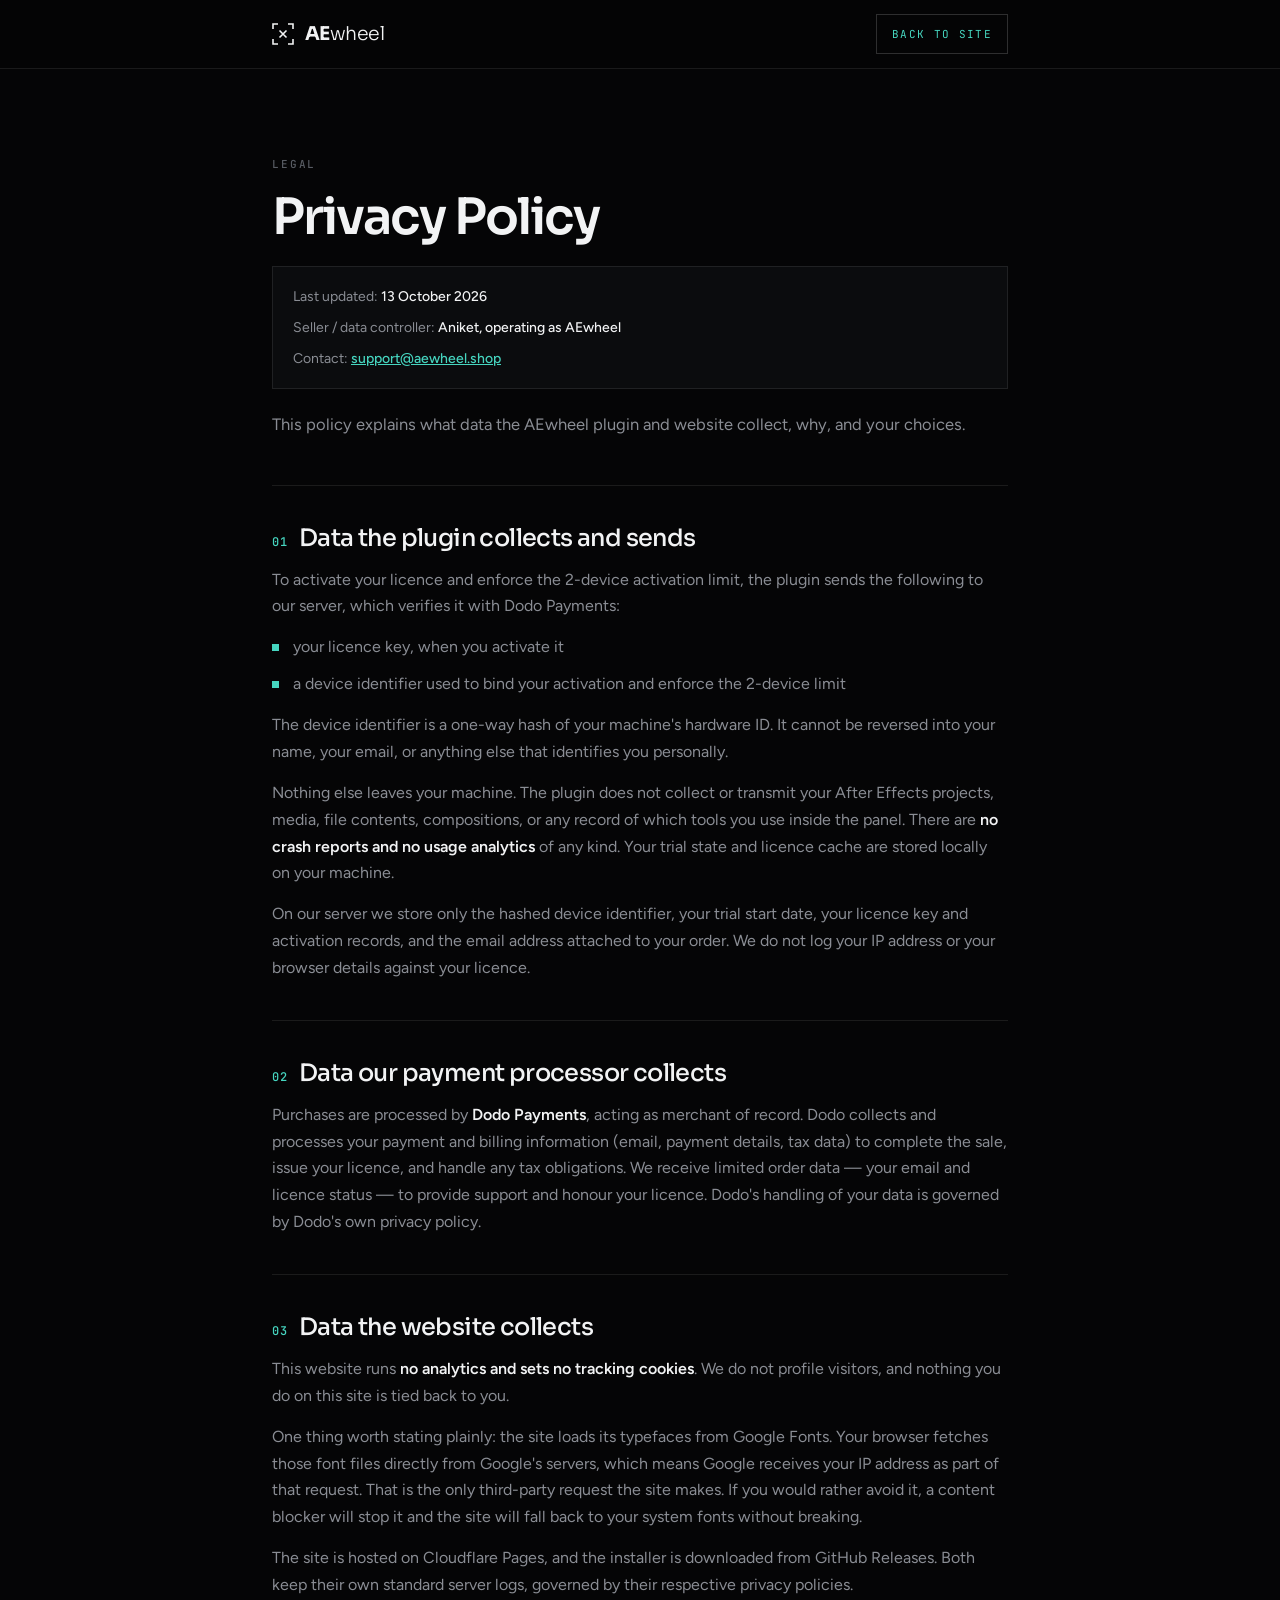
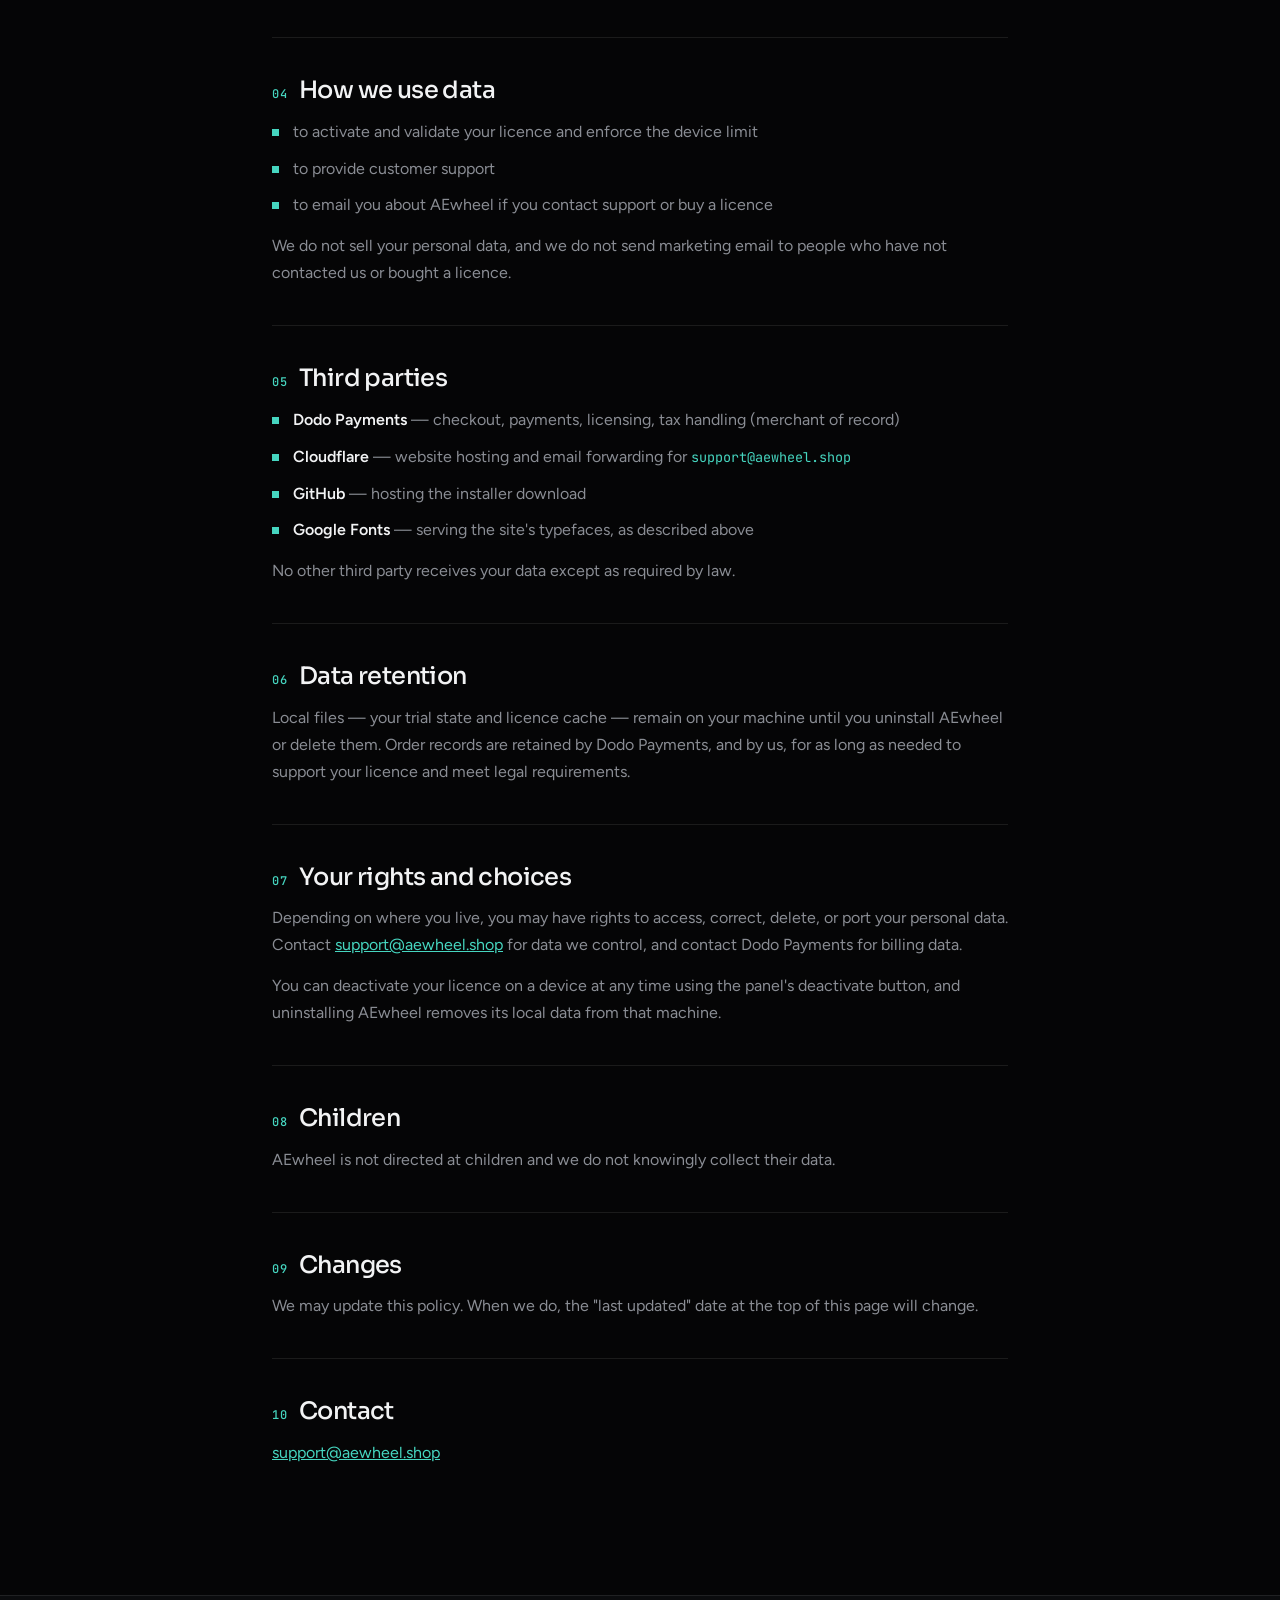
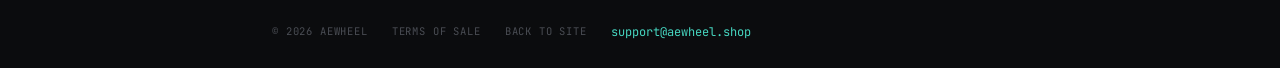
<file: privacy.html>
<!doctype html>
<html lang="en">
<meta charset="utf-8">
<meta name="viewport" content="width=device-width,initial-scale=1">
<title>Privacy Policy — AEwheel</title>
<meta name="description" content="What the AEwheel plugin and website collect, why, and your choices.">
<link rel="icon" href="favicon.ico" sizes="any">
<link rel="apple-touch-icon" href="apple-touch-icon.png">
<link rel="preconnect" href="https://fonts.googleapis.com">
<link rel="preconnect" href="https://fonts.gstatic.com" crossorigin>
<link rel="stylesheet" href="https://fonts.googleapis.com/css2?family=Sora:wght@300;400;500;600;700&family=Figtree:wght@400;500;600&family=JetBrains+Mono:wght@400;500&display=swap">
<link rel="stylesheet" href="legal.css">

<header class="nav">
  <div class="nav-in">
    <a class="mark" href="index.html" aria-label="AEwheel, home">
      <svg width="22" height="22" viewBox="0 0 22 22" aria-hidden="true">
        <g fill="none" stroke="#f2f3f4" stroke-width="1.6">
          <path d="M1 6V1h5M16 1h5v5M21 16v5h-5M6 21H1v-5"/><path d="M7.5 7.5l7 7M14.5 7.5l-7 7"/>
        </g>
      </svg>
      <span class="mark-txt"><b>AE</b><span>wheel</span></span>
    </a>
    <a class="back" href="index.html">Back to site</a>
  </div>
</header>

<header class="doc wrap">
  <p class="eyebrow">Legal</p>
  <h1>Privacy Policy</h1>
  <div class="meta">
    <span>Last updated: <b>13 October 2026</b></span>
    <span>Seller / data controller: <b>Aniket, operating as AEwheel</b></span>
    <span>Contact: <b><a href="mailto:support@aewheel.shop">support@aewheel.shop</a></b></span>
  </div>
  <p class="lede">This policy explains what data the AEwheel plugin and website collect, why, and your choices.</p>
</header>

<main class="wrap">
  <section>
    <h2><span class="n">01</span>Data the plugin collects and sends</h2>
    <p>To activate your licence and enforce the 2-device activation limit, the plugin sends the following to our server, which verifies it with Dodo Payments:</p>
    <ul>
      <li>your licence key, when you activate it</li>
      <li>a device identifier used to bind your activation and enforce the 2-device limit</li>
    </ul>
    <p>The device identifier is a one-way hash of your machine's hardware ID. It cannot be reversed into your name, your email, or anything else that identifies you personally.</p>
    <p>Nothing else leaves your machine. The plugin does not collect or transmit your After Effects projects, media, file contents, compositions, or any record of which tools you use inside the panel. There are <strong>no crash reports and no usage analytics</strong> of any kind. Your trial state and licence cache are stored locally on your machine.</p>
    <p>On our server we store only the hashed device identifier, your trial start date, your licence key and activation records, and the email address attached to your order. We do not log your IP address or your browser details against your licence.</p>
  </section>

  <section>
    <h2><span class="n">02</span>Data our payment processor collects</h2>
    <p>Purchases are processed by <strong>Dodo Payments</strong>, acting as merchant of record. Dodo collects and processes your payment and billing information (email, payment details, tax data) to complete the sale, issue your licence, and handle any tax obligations. We receive limited order data — your email and licence status — to provide support and honour your licence. Dodo's handling of your data is governed by Dodo's own privacy policy.</p>
  </section>

  <section>
    <h2><span class="n">03</span>Data the website collects</h2>
    <p>This website runs <strong>no analytics and sets no tracking cookies</strong>. We do not profile visitors, and nothing you do on this site is tied back to you.</p>
    <p>One thing worth stating plainly: the site loads its typefaces from Google Fonts. Your browser fetches those font files directly from Google's servers, which means Google receives your IP address as part of that request. That is the only third-party request the site makes. If you would rather avoid it, a content blocker will stop it and the site will fall back to your system fonts without breaking.</p>
    <p>The site is hosted on Cloudflare Pages, and the installer is downloaded from GitHub Releases. Both keep their own standard server logs, governed by their respective privacy policies.</p>
  </section>

  <section>
    <h2><span class="n">04</span>How we use data</h2>
    <ul>
      <li>to activate and validate your licence and enforce the device limit</li>
      <li>to provide customer support</li>
      <li>to email you about AEwheel if you contact support or buy a licence</li>
    </ul>
    <p>We do not sell your personal data, and we do not send marketing email to people who have not contacted us or bought a licence.</p>
  </section>

  <section>
    <h2><span class="n">05</span>Third parties</h2>
    <ul>
      <li><strong>Dodo Payments</strong> — checkout, payments, licensing, tax handling (merchant of record)</li>
      <li><strong>Cloudflare</strong> — website hosting and email forwarding for <code>support@aewheel.shop</code></li>
      <li><strong>GitHub</strong> — hosting the installer download</li>
      <li><strong>Google Fonts</strong> — serving the site's typefaces, as described above</li>
    </ul>
    <p>No other third party receives your data except as required by law.</p>
  </section>

  <section>
    <h2><span class="n">06</span>Data retention</h2>
    <p>Local files — your trial state and licence cache — remain on your machine until you uninstall AEwheel or delete them. Order records are retained by Dodo Payments, and by us, for as long as needed to support your licence and meet legal requirements.</p>
  </section>

  <section>
    <h2><span class="n">07</span>Your rights and choices</h2>
    <p>Depending on where you live, you may have rights to access, correct, delete, or port your personal data. Contact <a href="mailto:support@aewheel.shop">support@aewheel.shop</a> for data we control, and contact Dodo Payments for billing data.</p>
    <p>You can deactivate your licence on a device at any time using the panel's deactivate button, and uninstalling AEwheel removes its local data from that machine.</p>
  </section>

  <section>
    <h2><span class="n">08</span>Children</h2>
    <p>AEwheel is not directed at children and we do not knowingly collect their data.</p>
  </section>

  <section>
    <h2><span class="n">09</span>Changes</h2>
    <p>We may update this policy. When we do, the "last updated" date at the top of this page will change.</p>
  </section>

  <section>
    <h2><span class="n">10</span>Contact</h2>
    <p><a href="mailto:support@aewheel.shop">support@aewheel.shop</a></p>
  </section>
</main>

<footer class="foot">
  <div class="foot-in">
    <span>© 2026 AEwheel</span>
    <a href="terms.html">Terms of Sale</a>
    <a href="index.html">Back to site</a>
    <span class="mail">support@aewheel.shop</span>
  </div>
</footer>
</file>
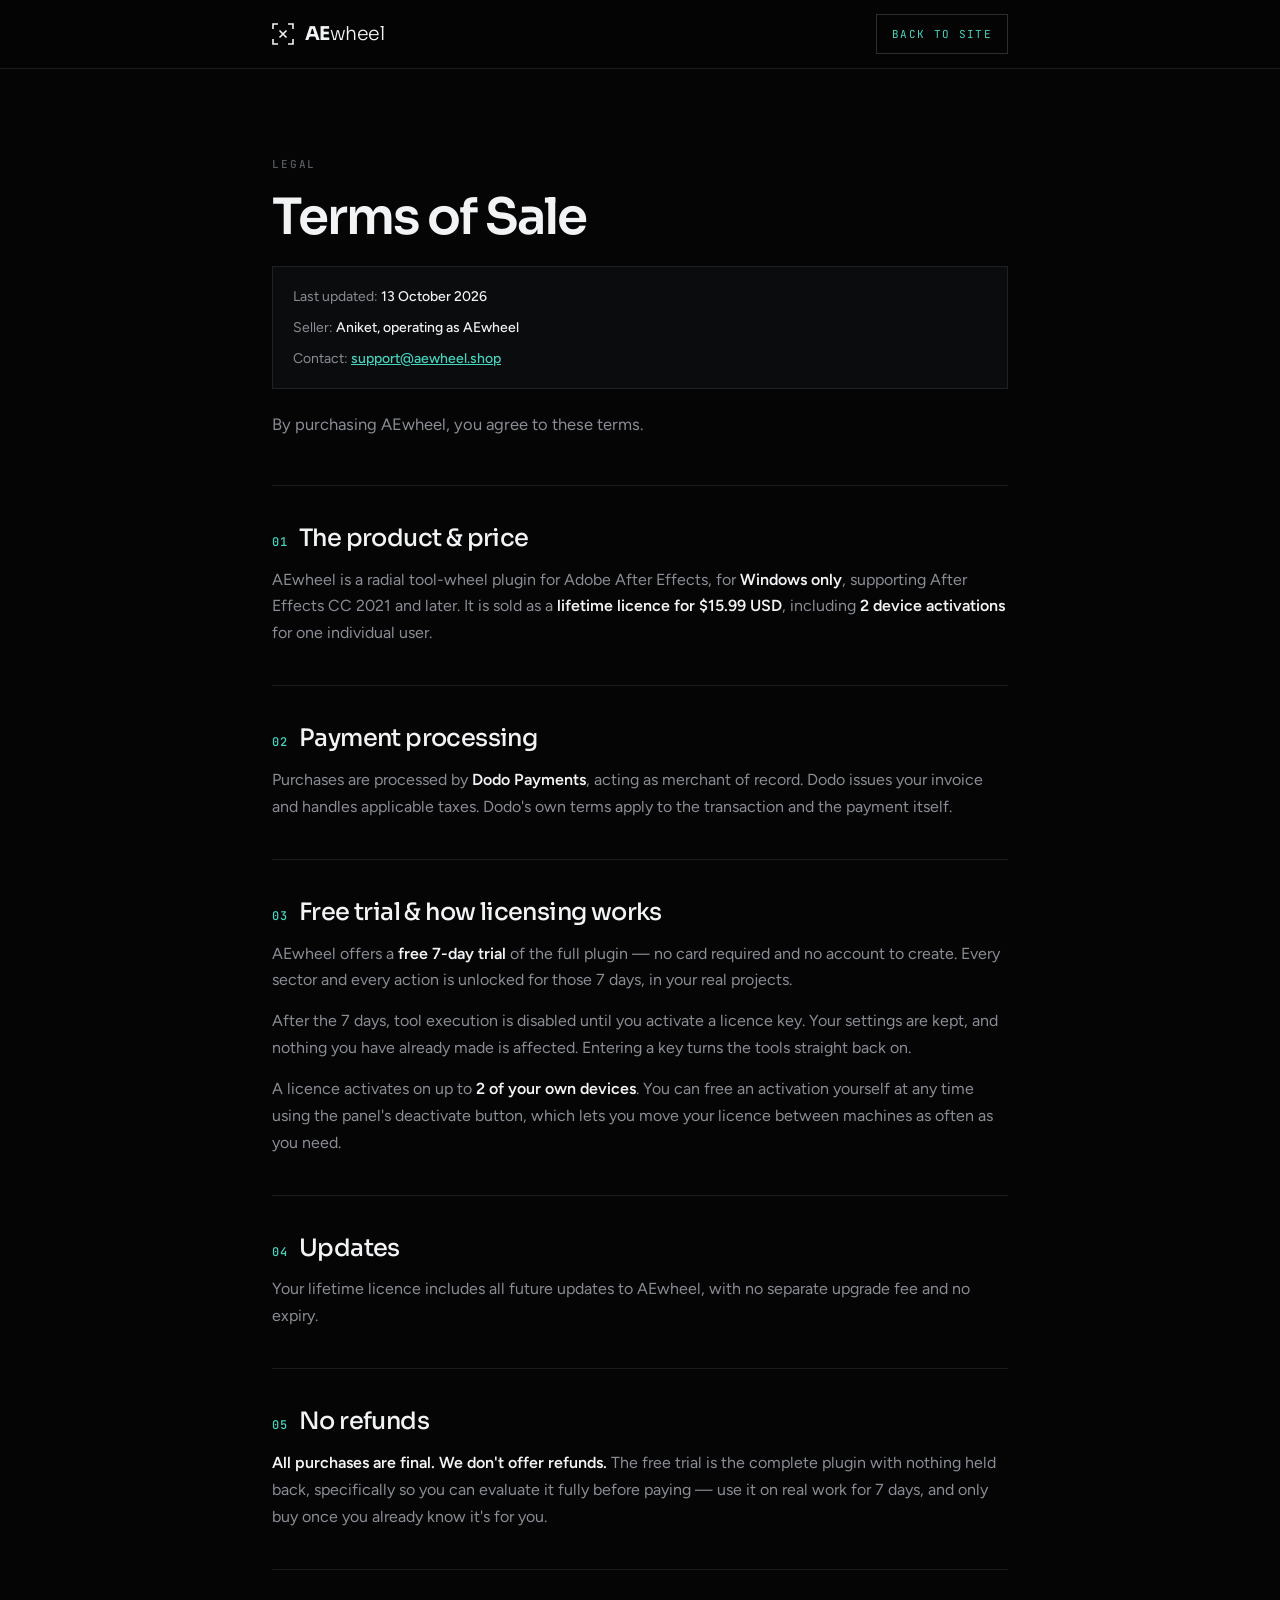
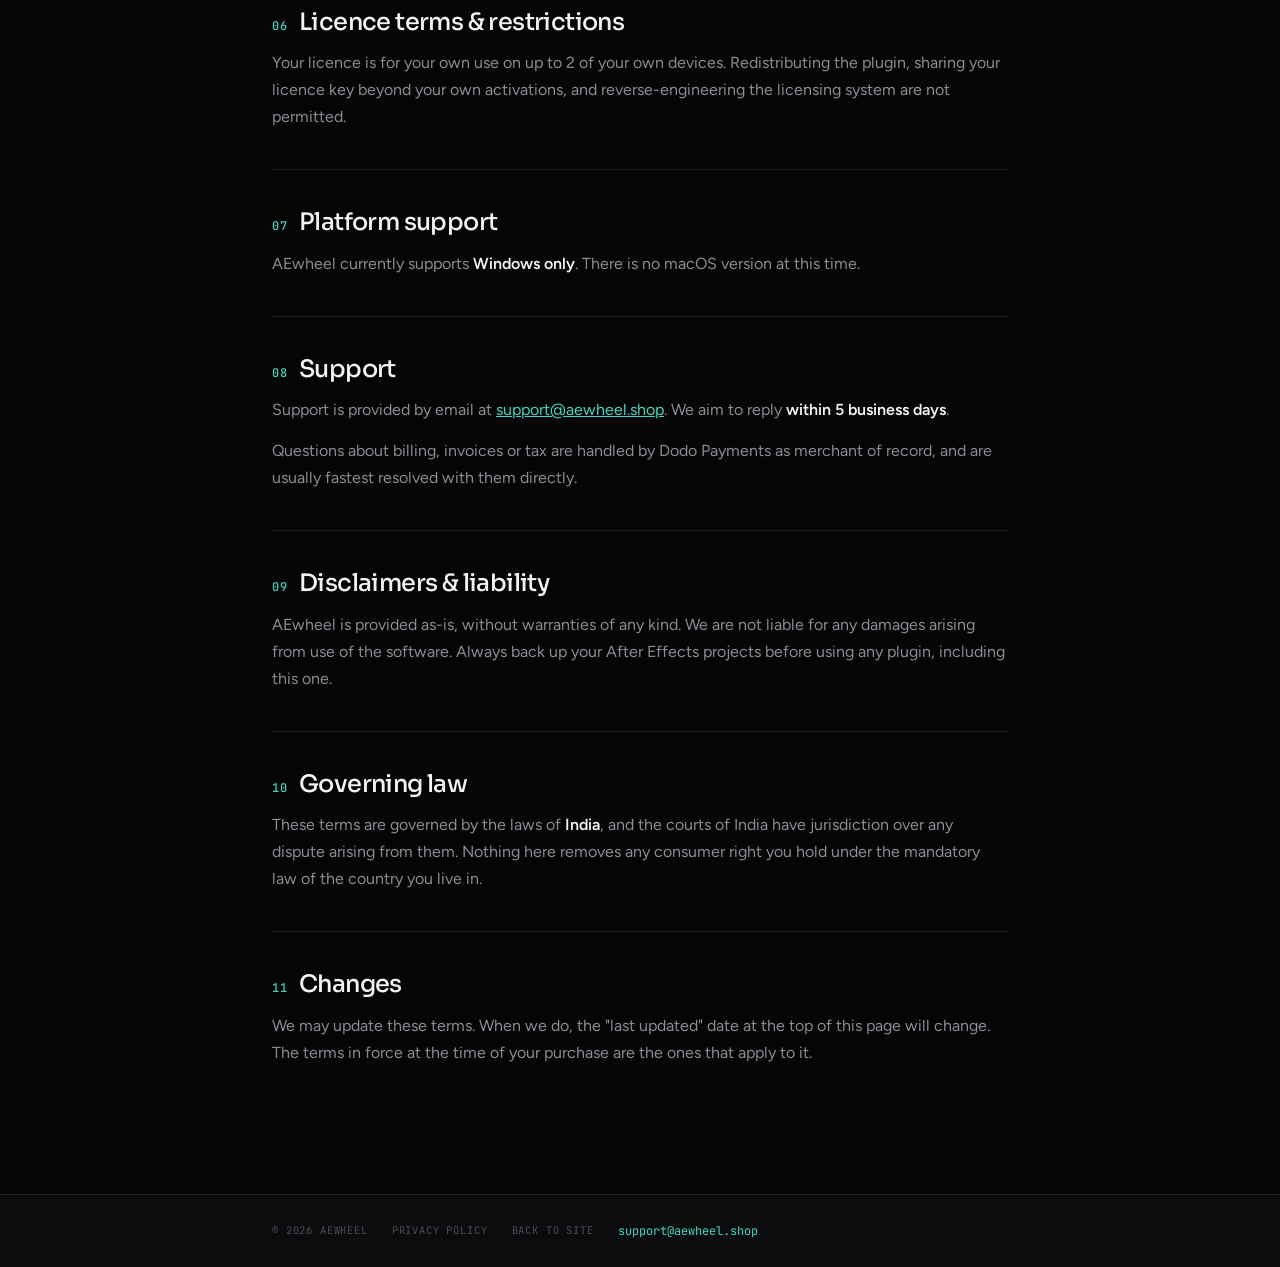
<file: terms.html>
<!doctype html>
<html lang="en">
<meta charset="utf-8">
<meta name="viewport" content="width=device-width,initial-scale=1">
<title>Terms of Sale — AEwheel</title>
<meta name="description" content="The terms you agree to when you buy an AEwheel lifetime licence.">
<link rel="icon" href="favicon.ico" sizes="any">
<link rel="apple-touch-icon" href="apple-touch-icon.png">
<link rel="preconnect" href="https://fonts.googleapis.com">
<link rel="preconnect" href="https://fonts.gstatic.com" crossorigin>
<link rel="stylesheet" href="https://fonts.googleapis.com/css2?family=Sora:wght@300;400;500;600;700&family=Figtree:wght@400;500;600&family=JetBrains+Mono:wght@400;500&display=swap">
<link rel="stylesheet" href="legal.css">

<header class="nav">
  <div class="nav-in">
    <a class="mark" href="index.html" aria-label="AEwheel, home">
      <svg width="22" height="22" viewBox="0 0 22 22" aria-hidden="true">
        <g fill="none" stroke="#f2f3f4" stroke-width="1.6">
          <path d="M1 6V1h5M16 1h5v5M21 16v5h-5M6 21H1v-5"/><path d="M7.5 7.5l7 7M14.5 7.5l-7 7"/>
        </g>
      </svg>
      <span class="mark-txt"><b>AE</b><span>wheel</span></span>
    </a>
    <a class="back" href="index.html">Back to site</a>
  </div>
</header>

<header class="doc wrap">
  <p class="eyebrow">Legal</p>
  <h1>Terms of Sale</h1>
  <div class="meta">
    <span>Last updated: <b>13 October 2026</b></span>
    <span>Seller: <b>Aniket, operating as AEwheel</b></span>
    <span>Contact: <b><a href="mailto:support@aewheel.shop">support@aewheel.shop</a></b></span>
  </div>
  <p class="lede">By purchasing AEwheel, you agree to these terms.</p>
</header>

<main class="wrap">
  <section>
    <h2><span class="n">01</span>The product &amp; price</h2>
    <p>AEwheel is a radial tool-wheel plugin for Adobe After Effects, for <strong>Windows only</strong>, supporting After Effects CC 2021 and later. It is sold as a <strong>lifetime licence for $15.99 USD</strong>, including <strong>2 device activations</strong> for one individual user.</p>
  </section>

  <section>
    <h2><span class="n">02</span>Payment processing</h2>
    <p>Purchases are processed by <strong>Dodo Payments</strong>, acting as merchant of record. Dodo issues your invoice and handles applicable taxes. Dodo's own terms apply to the transaction and the payment itself.</p>
  </section>

  <section>
    <h2><span class="n">03</span>Free trial &amp; how licensing works</h2>
    <p>AEwheel offers a <strong>free 7-day trial</strong> of the full plugin — no card required and no account to create. Every sector and every action is unlocked for those 7 days, in your real projects.</p>
    <p>After the 7 days, tool execution is disabled until you activate a licence key. Your settings are kept, and nothing you have already made is affected. Entering a key turns the tools straight back on.</p>
    <p>A licence activates on up to <strong>2 of your own devices</strong>. You can free an activation yourself at any time using the panel's deactivate button, which lets you move your licence between machines as often as you need.</p>
  </section>

  <section>
    <h2><span class="n">04</span>Updates</h2>
    <p>Your lifetime licence includes all future updates to AEwheel, with no separate upgrade fee and no expiry.</p>
  </section>

  <section>
    <h2><span class="n">05</span>No refunds</h2>
    <p><strong>All purchases are final. We don't offer refunds.</strong> The free trial is the complete plugin with nothing held back, specifically so you can evaluate it fully before paying — use it on real work for 7 days, and only buy once you already know it's for you.</p>
  </section>

  <section>
    <h2><span class="n">06</span>Licence terms &amp; restrictions</h2>
    <p>Your licence is for your own use on up to 2 of your own devices. Redistributing the plugin, sharing your licence key beyond your own activations, and reverse-engineering the licensing system are not permitted.</p>
  </section>

  <section>
    <h2><span class="n">07</span>Platform support</h2>
    <p>AEwheel currently supports <strong>Windows only</strong>. There is no macOS version at this time.</p>
  </section>

  <section>
    <h2><span class="n">08</span>Support</h2>
    <p>Support is provided by email at <a href="mailto:support@aewheel.shop">support@aewheel.shop</a>. We aim to reply <strong>within 5 business days</strong>.</p>
    <p>Questions about billing, invoices or tax are handled by Dodo Payments as merchant of record, and are usually fastest resolved with them directly.</p>
  </section>

  <section>
    <h2><span class="n">09</span>Disclaimers &amp; liability</h2>
    <p>AEwheel is provided as-is, without warranties of any kind. We are not liable for any damages arising from use of the software. Always back up your After Effects projects before using any plugin, including this one.</p>
  </section>

  <section>
    <h2><span class="n">10</span>Governing law</h2>
    <p>These terms are governed by the laws of <strong>India</strong>, and the courts of India have jurisdiction over any dispute arising from them. Nothing here removes any consumer right you hold under the mandatory law of the country you live in.</p>
  </section>

  <section>
    <h2><span class="n">11</span>Changes</h2>
    <p>We may update these terms. When we do, the "last updated" date at the top of this page will change. The terms in force at the time of your purchase are the ones that apply to it.</p>
  </section>
</main>

<footer class="foot">
  <div class="foot-in">
    <span>© 2026 AEwheel</span>
    <a href="privacy.html">Privacy Policy</a>
    <a href="index.html">Back to site</a>
    <span class="mail">support@aewheel.shop</span>
  </div>
</footer>
</file>
<file: legal.css>
/* Shared shell for the privacy and terms pages — same theme as the main site,
   trimmed to what a text page needs. */
:root{
  --ink:#050506;
  --panel:#0b0c0e;
  --line:rgba(255,255,255,.085);
  --line-2:rgba(255,255,255,.17);
  --fg:#f2f3f4;
  --dim:#8a8d94;
  --faint:#585c63;
  --accent:#46d6c0;
  --display:'Sora',-apple-system,'Segoe UI',Helvetica,sans-serif;
  --body:'Figtree',-apple-system,'Segoe UI',Helvetica,sans-serif;
  --mono:'JetBrains Mono',ui-monospace,'SF Mono',Consolas,monospace;
  --ease:cubic-bezier(.22,.9,.24,1);
  color-scheme:dark;
}
*{box-sizing:border-box}
html{scroll-behavior:smooth;scroll-padding-top:88px}
body{
  margin:0;background:var(--ink);color:var(--fg);
  font-family:var(--body);font-size:16px;line-height:1.68;
  -webkit-font-smoothing:antialiased;
}
a{color:var(--accent)}
a:hover{color:var(--fg)}
:where(a,button):focus-visible{outline:2px solid var(--accent);outline-offset:3px}
.wrap{max-width:780px;margin:0 auto;padding-inline:22px}

.nav{
  position:sticky;top:0;z-index:60;background:rgba(5,5,6,.94);
  backdrop-filter:blur(18px);border-bottom:1px solid var(--line);
}
.nav-in{display:flex;align-items:center;gap:20px;height:68px;max-width:780px;margin:0 auto;padding-inline:22px}
.mark{display:flex;align-items:center;gap:11px;text-decoration:none;color:inherit}
.mark svg{transition:transform .55s var(--ease)}
.mark:hover svg{transform:rotate(45deg)}
.mark-txt{font-family:var(--display);font-size:19px;letter-spacing:-.03em;line-height:1}
.mark-txt b{font-weight:700}.mark-txt span{font-weight:300}
.back{
  margin-left:auto;font-family:var(--mono);font-size:11px;letter-spacing:.12em;
  text-transform:uppercase;text-decoration:none;color:var(--accent);
  border:1px solid var(--line-2);padding:10px 15px;transition:border-color .24s,background .24s;
}
.back:hover{border-color:var(--accent);background:rgba(70,214,192,.13)}

header.doc{padding-block:clamp(48px,7vw,86px) 0}
.eyebrow{
  font-family:var(--mono);font-size:11px;font-weight:500;
  letter-spacing:.17em;text-transform:uppercase;color:var(--faint);margin:0 0 18px;
}
h1{
  margin:0 0 22px;font-family:var(--display);font-weight:600;
  font-size:clamp(31px,5vw,50px);letter-spacing:-.04em;line-height:1.06;text-wrap:balance;
}
.meta{
  display:grid;gap:7px;border:1px solid var(--line);background:var(--panel);
  padding:18px 20px;margin-bottom:12px;font-size:14px;color:var(--dim);
}
.meta b{color:var(--fg);font-weight:500}
.lede{color:var(--dim);font-size:16.5px;margin:22px 0 0}

main{padding-bottom:clamp(50px,7vw,90px)}
section{border-top:1px solid var(--line);padding-block:clamp(26px,3.4vw,38px)}
section:first-of-type{margin-top:clamp(30px,4vw,46px)}
h2{
  margin:0 0 14px;font-family:var(--display);font-weight:500;
  font-size:clamp(19px,2.3vw,24px);letter-spacing:-.025em;line-height:1.2;
}
h2 .n{font-family:var(--mono);font-size:12px;color:var(--accent);margin-right:11px;letter-spacing:.08em}
p{margin:0 0 14px;color:var(--dim)}
p:last-child{margin-bottom:0}
ul{margin:0 0 14px;padding:0;list-style:none;display:grid;gap:10px}
li{position:relative;padding-left:21px;color:var(--dim)}
li::before{content:"";position:absolute;left:0;top:10px;width:7px;height:7px;background:var(--accent)}
strong{color:var(--fg);font-weight:600}
code{font-family:var(--mono);font-size:13.5px;color:var(--accent)}

.foot{border-top:1px solid var(--line);background:var(--panel)}
.foot-in{
  max-width:780px;margin:0 auto;padding:26px 22px;
  display:flex;flex-wrap:wrap;gap:10px 24px;align-items:center;
  font-family:var(--mono);font-size:10.5px;letter-spacing:.08em;
  text-transform:uppercase;color:#4a4d54;
}
.foot-in a{text-decoration:none;color:#4a4d54}
.foot-in a:hover{color:var(--fg)}
.mail{color:var(--accent);user-select:all;text-transform:none;letter-spacing:0;font-size:12px}

@media(prefers-reduced-motion:reduce){
  html{scroll-behavior:auto}
  *{animation:none!important;transition:none!important}
}
</file>
